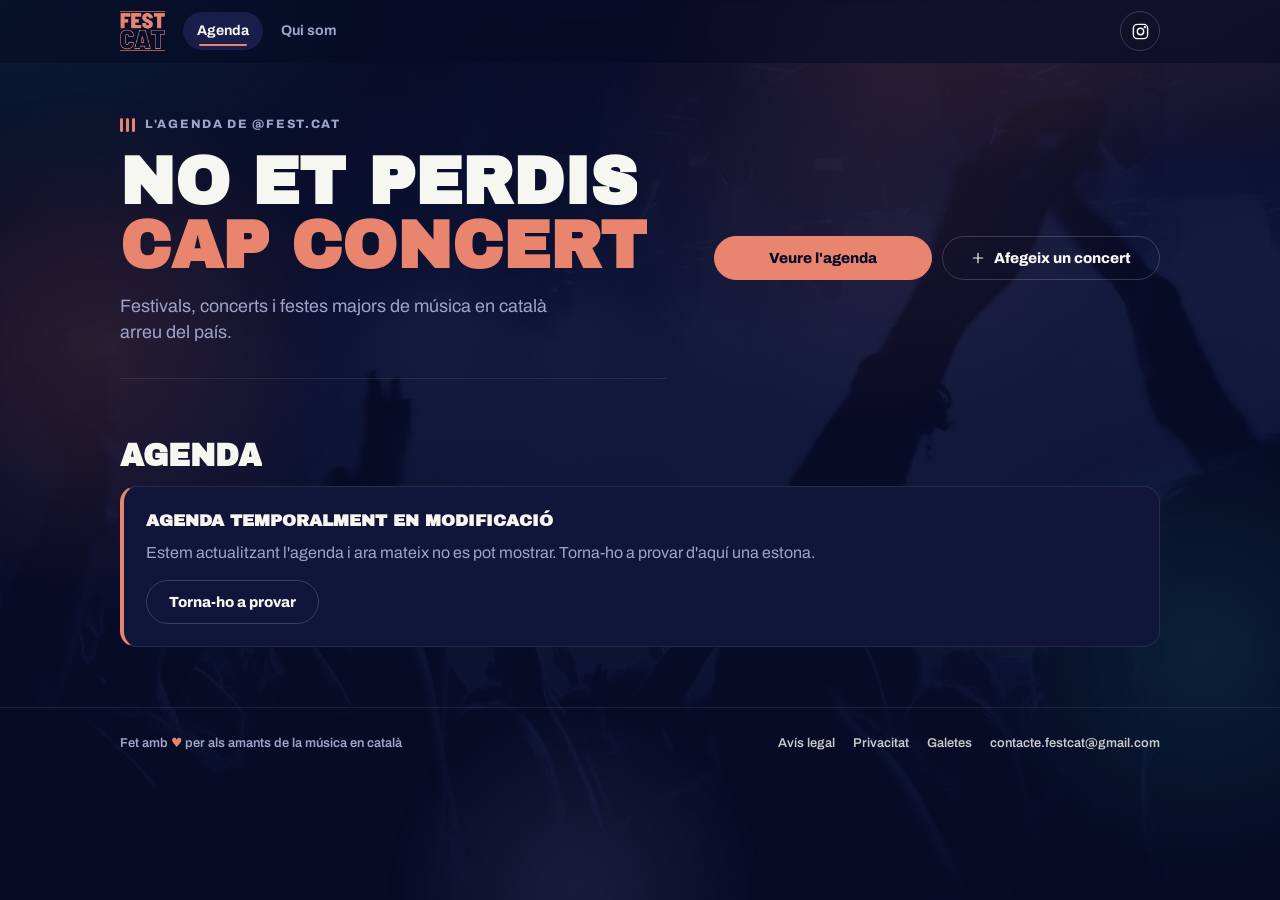
<file: index.html>
<!DOCTYPE html>
<html lang="ca">
<head>
<script async src="https://www.googletagmanager.com/gtm.js?id=GTM-N67ZRWBW"></script>
<script>
  window.dataLayer = window.dataLayer || [];
  function gtag(){dataLayer.push(arguments);}
  gtag('js', new Date());
</script>
<meta charset="UTF-8">
<meta name="viewport" content="width=device-width, initial-scale=1, viewport-fit=cover">
<title>FEST CAT — L'agenda de concerts en català</title>
<meta name="description" content="L'agenda de festivals i concerts de música en català, actualitzada en temps real.">
<meta name="theme-color" content="#080b26">
<link rel="icon" id="favicon" type="image/png" href="data:,">
<link rel="preconnect" href="https://fonts.googleapis.com">
<link rel="preconnect" href="https://fonts.gstatic.com" crossorigin>
<link href="https://fonts.googleapis.com/css2?family=Archivo+Black&family=Archivo:wght@400;500;600;700;800&display=swap" rel="stylesheet">
<link rel="stylesheet" href="styles.css">
</head>
<body data-page="agenda">
<div class="orb a"></div><div class="orb b"></div><div class="orb c"></div><div id="glow"></div>
<header class="top">
  <div class="top-inner">
    <a class="brand" href="index.html" aria-label="Fest Cat · inici"><img class="logo" id="site-logo" src="[data-uri]" alt="Fest Cat"></a>
    <nav class="nav" id="main-nav" aria-label="Menú principal">
      <a href="index.html#agenda" data-view="agenda" class="active" aria-current="page">Agenda</a>
      <a href="qui-som.html" data-view="qui-som">Qui som</a>
      <a href="afegir.html" data-view="afegir" class="nav-add">+ Afegeix un concert</a>
    </nav>
    <div class="top-actions">
      <a class="top-link" href="https://instagram.com/fest.cat" target="_blank" rel="noopener" aria-label="Instagram @fest.cat"><i data-ico="ig" data-s="19"></i></a>
      <button class="menu-btn" id="nav-toggle" type="button" aria-expanded="false" aria-controls="main-nav"><i data-ico="menu" data-s="16"></i><span>Menú</span></button>
    </div>
  </div>
  <div id="prog"></div>
</header>

<div class="wrap">
  <div class="view active" id="view-agenda">
    <section class="hero">
      <div class="hero-copy">
        <a class="eyebrow enter" style="--d:0" href="https://instagram.com/fest.cat" target="_blank" rel="noopener"><span class="eq"><i></i><i></i><i></i></span>L'agenda de @fest.cat</a>
        <h1 aria-label="No et perdis cap concert"><span class="row" aria-hidden="true"><span class="m"><span class="w" style="--i:0">No</span></span> <span class="m"><span class="w" style="--i:1">et</span></span> <span class="m"><span class="w" style="--i:2">perdis</span></span></span><span class="row hl" aria-hidden="true"><span class="m"><span class="w" style="--i:3">cap</span></span> <span class="m"><span class="w" style="--i:4">concert</span></span></span></h1>
        <p class="lead enter" style="--d:550">Festivals, concerts i festes majors de música en català arreu del país.</p>
        <div class="hero-cta mob enter" style="--d:650">
          <button class="btn" type="button" data-scroll="agenda">Veure l'agenda</button>
          <a class="btn ghost" href="afegir.html"><i data-ico="plus" data-s="16"></i>Afegeix un concert</a>
        </div>
        <div class="stats enter" style="--d:750" id="hero-stats"></div>
      </div>
      <div class="hero-side"><aside class="nextbox enter" style="--d:600" id="next-up" hidden aria-label="Propers esdeveniments"></aside><div class="hero-cta desk enter" style="--d:700"><button class="btn" type="button" data-scroll="agenda">Veure l'agenda</button><a class="btn ghost" href="afegir.html"><i data-ico="plus" data-s="16"></i>Afegeix un concert</a></div></div>
    </section>

    <section class="strip" id="strip" aria-hidden="true" hidden><div class="strip-row" id="strip-a"></div><div class="strip-row" id="strip-b"></div></section>

    <section id="agenda-llista">
      <div class="block-head" id="agenda"><h2><span class="tm"><span class="tw">Agenda</span></span></h2></div>
      <div id="filters-area" hidden>
        <div class="frow">
          <label class="ctl search"><i data-ico="search" data-s="18"></i><input id="filter-artist" type="search" placeholder="Artista o festival" autocomplete="off" spellcheck="false" aria-label="Cerca per artista o festival"></label>
          <button class="fbtn" id="fbtn" type="button" aria-expanded="false" aria-controls="fpanel"><i data-ico="sliders" data-s="16"></i>Filtres<b id="fbadge" hidden></b></button>
          <div class="fpanel" id="fpanel">
            <div class="ctl sel" id="month-ctl"><i data-ico="calendar" data-s="17"></i><span class="pre">Mes</span><input type="hidden" id="filter-month" value=""><button class="val" id="month-btn" type="button" aria-haspopup="listbox" aria-expanded="false" aria-label="Mes"><span id="month-label">Tots</span><i data-ico="chev" data-s="16"></i></button><div class="pop" id="month-pop" role="listbox" hidden></div></div>
            <div class="ctl sel" id="loc-ctl"><i data-ico="pin" data-s="17"></i><span class="pre">Ubicació</span>
              <button class="val" id="loc-btn" type="button" aria-haspopup="listbox" aria-expanded="false" aria-label="Ubicació"><span id="loc-label">Tots</span><i data-ico="chev" data-s="16"></i></button>
              <div class="pop" id="loc-pop" role="listbox" hidden></div>
            </div>
            <div class="mob-chips">
              <button class="chip t-festival" type="button" data-type="festival">Festivals</button>
              <button class="chip t-concert" type="button" data-type="concert">Concerts</button>
              <button class="chip t-festa" type="button" data-type="festa">Festes majors</button>
              <button class="chip" type="button" data-price="free">Gratuïts</button>
            </div>
          </div>
        </div>
        <div class="chips" role="group" aria-label="Filtres ràpids">
          <button class="chip" type="button" data-quick="avui">Avui</button>
          <button class="chip" type="button" data-quick="setmana">Aquesta setmana</button>
          <button class="chip" type="button" data-quick="mes">Aquest mes</button>
          <span class="sep desk"></span>
          <button class="chip desk t-festival" type="button" data-type="festival">Festivals</button>
          <button class="chip desk t-concert" type="button" data-type="concert">Concerts</button>
          <button class="chip desk t-festa" type="button" data-type="festa">Festes majors</button>
          <span class="sep desk"></span>
          <button class="chip desk" type="button" data-price="free">Gratuïts</button>
        </div>
        <div class="filter-bar"><span class="filter-result" id="filter-result" aria-live="polite"></span><button class="link-btn" id="filter-clear" type="button" hidden>Neteja filtres</button></div>
      </div>
      <div id="scrim" hidden></div>

      <div id="upcoming"><div class="skel"></div><div class="skel"></div><div class="skel"></div></div>
      <button class="past-toggle" id="past-toggle" type="button" style="display:none"><span id="past-toggle-label">Veure concerts passats</span><i data-ico="chev" data-s="16"></i></button>
      <div id="past-content"></div>
    </section>
  </div>
</div>

<button id="to-top" type="button" aria-label="Tornar amunt"><i data-ico="chev" data-s="20"></i></button>

<footer>
  <div class="foot reveal">
    <span>Fet amb <span class="heart">♥</span> per als amants de la música en català</span>
    <span class="foot-links">
      <a href="legal.html#avis-legal">Avís legal</a><a href="legal.html#privacitat">Privacitat</a><a href="legal.html#galetes">Galetes</a>
      <a href="mailto:contacte.festcat@gmail.com">contacte.festcat@gmail.com</a>
    </span>
  </div>
</footer>
<script>

/* =========================================================
   CONFIGURACIÓ
   ========================================================= */
const API_URL = "https://script.google.com/macros/s/AKfycbwcgUJ-nqnFKwoJ_b-QYjw_EGxbcdRcKfPHyCvQeIdLBDCiw_fWCD1WcMa-m-sPtkQ13A/exec";
const PRESENCIA_MIN = 3;

const ACCENTS = ["coral","cyan","coral-soft","cyan-soft"];
const TYPE_ORDER = ["festival", "concert", "festa major"];
const WEEKDAYS = ["Diumenge","Dilluns","Dimarts","Dimecres","Dijous","Divendres","Dissabte"];
const MONTHS = ["gener","febrer","març","abril","maig","juny","juliol","agost","setembre","octubre","novembre","desembre"];

const VIEWS = {
  "agenda":  "Agenda",
  "qui-som": "Qui som",
  "afegir":  "Afegeix un concert"
};

let ALL_EVENTS = [];
let LOADED = false;
let ONLINE = 0;

/* =========================================================
   UTILITATS
   ========================================================= */
function normalize(str){
  return (str||"").toString().normalize("NFD").replace(/[\u0300-\u036f]/g,"").trim().toLowerCase();
}
function byNorm(a,b){ return normalize(a).localeCompare(normalize(b), "ca"); }
function pad(n){ return String(n).padStart(2,"0"); }

function escapeHTML(str){
  return String(str ?? "")
    .replace(/&/g,"&amp;").replace(/</g,"&lt;").replace(/>/g,"&gt;")
    .replace(/"/g,"&quot;").replace(/'/g,"&#39;");
}

function todayStart(){
  const t = new Date();
  t.setHours(0,0,0,0);
  return t;
}

function parseDate(str){
  if(!str) return null;
  str = str.toString().trim();
  let m = str.match(/^(\d{4})-(\d{1,2})-(\d{1,2})/);
  if(m) return new Date(+m[1], +m[2]-1, +m[3]);
  m = str.match(/^(\d{1,2})[\/\-.](\d{1,2})[\/\-.](\d{2,4})/);
  if(m){
    let y = +m[3]; if(y < 100) y += 2000;
    return new Date(y, +m[2]-1, +m[1]);
  }
  const fallback = new Date(str);
  return isNaN(fallback) ? null : fallback;
}

function dateKey(d){ return `${d.getFullYear()}-${d.getMonth()}-${d.getDate()}`; }
function dateISO(d){ return `${d.getFullYear()}-${pad(d.getMonth()+1)}-${pad(d.getDate())}`; }

function formatLongDate(d){
  return `${WEEKDAYS[d.getDay()]}, ${d.getDate()} de ${MONTHS[d.getMonth()]} de ${d.getFullYear()}`;
}
function monthLabel(y, m){
  const name = MONTHS[m];
  return `${name.charAt(0).toUpperCase()}${name.slice(1)} ${y}`;
}

function safeUrl(raw){
  const s = (raw || "").trim();
  if(!s) return "";
  if(/^https?:\/\//i.test(s)) return s;
  if(/^[\w-]+(\.[\w-]+)+(\/|$)/.test(s)) return "https://" + s;
  return "";
}

function calendarUrl(ev){
  const start = `${ev.dateObj.getFullYear()}${pad(ev.dateObj.getMonth()+1)}${pad(ev.dateObj.getDate())}`;
  const next = new Date(ev.dateObj.getFullYear(), ev.dateObj.getMonth(), ev.dateObj.getDate()+1);
  const end = `${next.getFullYear()}${pad(next.getMonth()+1)}${pad(next.getDate())}`;
  const params = new URLSearchParams({
    action: "TEMPLATE",
    text: ev.festival || "Concert",
    dates: `${start}/${end}`,
    details: ev.artists || "",
    location: [ev.venue, ev.location].filter(Boolean).join(", ")
  });
  return "https://calendar.google.com/calendar/render?" + params.toString();
}

function mapsUrl(ev){
  const q = [ev.venue, ev.location, ev.province].filter(Boolean).join(", ");
  return q ? "https://www.google.com/maps/search/?api=1&query=" + encodeURIComponent(q) : "";
}

const $ = id => document.getElementById(id);
function countUp(el){
  const to = +el.dataset.to;
  if(el.dataset.done || matchMedia("(prefers-reduced-motion: reduce)").matches){ el.textContent = to; return; }
  el.dataset.done = "1";
  const t0 = performance.now();
  (function f(t){
    const p = Math.min((t - t0) / 900, 1);
    el.textContent = Math.round(to * (1 - Math.pow(1 - p, 3)));
    if(p < 1) requestAnimationFrame(f);
  })(t0);
}

function quickRange(kind){
  const t = todayStart();
  const y = t.getFullYear(), m = t.getMonth(), d = t.getDate();
  if(kind === "avui") return [t, t];
  if(kind === "mes")  return [new Date(y, m, 1), new Date(y, m + 1, 0)];
  if(kind === "setmana"){
    const wd = t.getDay();
    const diff = wd === 0 ? -6 : 1 - wd;
    return [new Date(y, m, d + diff), new Date(y, m, d + diff + 6)];
  }
  return null;
}
function isFree(ev){ return normalize(ev.price).includes("gratuit"); }
function populateFormMunicipis(events){
  const m = [...new Set(events.map(e => e.location.trim()).filter(Boolean))].sort(byNorm);
  $("municipi-options").innerHTML = m.map(x => `<option value="${escapeHTML(x)}"></option>`).join("");
}

/* ---------- Icones (un sol estil: traç 1.8, cantonades rodones) ---------- */
const ICONS = {
  pin:'<path d="M20 10c0 6-8 12-8 12S4 16 4 10a8 8 0 0 1 16 0z"/><circle cx="12" cy="10" r="3"/>',
  ticket:'<path d="M3 8a2 2 0 0 1 2-2h14a2 2 0 0 1 2 2v2a2 2 0 0 0 0 4v2a2 2 0 0 1-2 2H5a2 2 0 0 1-2-2v-2a2 2 0 0 0 0-4z"/><path d="M14 6v12"/>',
  cal:'<rect x="3" y="4" width="18" height="17" rx="3"/><path d="M8 2v4M16 2v4M3 10h18M12 13v5M9.5 15.5h5"/>',
  info:'<path d="M7 17 17 7M8 7h9v9"/>',
  search:'<circle cx="11" cy="11" r="7"/><path d="m20 20-4-4"/>',
  menu:'<path d="M4 7h16M4 12h16M4 17h16"/>',
  ig:'<rect x="3" y="3" width="18" height="18" rx="5"/><circle cx="12" cy="12" r="4"/><circle cx="17.5" cy="6.5" r=".6" fill="currentColor"/>',
  chev:'<path d="m6 9 6 6 6-6"/>',
  plus:'<path d="M12 5v14M5 12h14"/>',
  calendar:'<rect x="3" y="4" width="18" height="17" rx="3"/><path d="M8 2v4M16 2v4M3 10h18"/>',
  mail:'<rect x="3" y="5" width="18" height="14" rx="3"/><path d="m4 7 8 6 8-6"/>',
  back:'<path d="M19 12H5m6-6-6 6 6 6"/>',
  sliders:'<path d="M4 7h9M17 7h3M4 17h3M11 17h9"/><circle cx="15" cy="7" r="2"/><circle cx="9" cy="17" r="2"/>'
};
function ico(n, s = 18){
  return `<svg class="ico" width="${s}" height="${s}" viewBox="0 0 24 24" fill="none" stroke="currentColor" stroke-width="1.8" stroke-linecap="round" stroke-linejoin="round" aria-hidden="true">${ICONS[n]}</svg>`;
}
function hydrateIcons(){
  document.querySelectorAll("[data-ico]").forEach(el => { el.innerHTML = ico(el.dataset.ico, +el.dataset.s || 18); });
}

/* Entrada de les targetes en fer scroll (apareixen en graella, amb petit retard) */
const io = "IntersectionObserver" in window
  ? new IntersectionObserver(es => es.forEach(e => { if(e.isIntersecting){ e.target.classList.add("in"); io.unobserve(e.target); } }), { rootMargin:"0px 0px -4% 0px" })
  : null;
/* La targeta que tens al centre de la pantalla s'il·lumina */
const focusIO = "IntersectionObserver" in window
  ? new IntersectionObserver(es => es.forEach(e => e.target.classList.toggle("focus", e.isIntersecting)), { rootMargin:"-38% 0px -38% 0px" })
  : null;
function observeReveal(root){
  let n = 0;
  root.querySelectorAll(".reveal:not(.in),.tm:not(.in)").forEach(el => {
    if(!io){ el.classList.add("in"); return; }
    if(el.classList.contains("reveal")) el.style.transitionDelay = Math.min(n++, 6) * 30 + "ms";
    io.observe(el);
  });
}

/* =========================================================
   TARGETES
   ========================================================= */
function typeKey(ev){
  const t = normalize(ev.type);
  return t.includes("festival") ? "festival" : t.includes("festa") ? "festa" : "concert";
}
function relDay(d){
  const n = Math.round((d - todayStart()) / 864e5);
  return n === 0 ? "Avui" : n === 1 ? "Demà" : (n > 1 && n <= 14) ? `D'aquí ${n} dies` : "";
}

function cardHTML(ev){
  const d = ev.dateObj;
  const place = [ev.venue, ev.location].filter(Boolean).join(" · ");
  const maps = mapsUrl(ev);
  const url = safeUrl(ev.link);
  const rel = relDay(d);

  const placeInner = `${ico("pin", 16)}<span>${escapeHTML(place)}</span>`;
  const placeHTML = place
    ? (maps ? `<a class="mi" href="${escapeHTML(maps)}" target="_blank" rel="noopener noreferrer" aria-label="Veure a Google Maps: ${escapeHTML(place)}">${placeInner}</a>`
            : `<span class="mi">${placeInner}</span>`)
    : "";
  const priceHTML = ev.price ? `<span class="mi">${ico("ticket", 16)}<span>${escapeHTML(ev.price)}</span></span>` : "";
  const info = url ? `<a class="abtn" href="${escapeHTML(url)}" target="_blank" rel="noopener noreferrer">${isFree(ev) ? "Més informació" : "Entrades i info"}${ico("info", 15)}</a>` : "";
  const cal = `<a class="abtn sq" href="${escapeHTML(calendarUrl(ev))}" target="_blank" rel="noopener noreferrer" aria-label="Afegir al meu calendari" title="Afegir al meu calendari">${ico("cal", 18)}</a>`;

  return `
  <article class="card t-${typeKey(ev)} reveal" data-eid="${ev.id}">
    <i class="nt"></i><i class="nb"></i>
    <div class="stub" role="text" aria-label="${escapeHTML(formatLongDate(d))}"><span class="wd">${WEEKDAYS[d.getDay()].slice(0,3)}</span><span class="day"><span class="dn">${d.getDate()}</span></span><span class="mon">${MONTHS[d.getMonth()].slice(0,3)}</span></div>
    <div class="content">
      <div class="main">
        <div class="tags">${ev.type ? `<span class="tag">${escapeHTML(ev.type)}</span>` : ""}${rel ? `<span class="when${rel === "Avui" ? " now" : ""}">${rel}</span>` : ""}</div>
        <h3 class="title">${escapeHTML(ev.festival || "Concert")}</h3>
        ${ev.artists ? `<p class="artists">${escapeHTML(ev.artists)}</p>` : ""}
      </div>
      <div class="side${url ? "" : " row"}">
        ${(placeHTML || priceHTML) ? `<div class="meta">${placeHTML}${priceHTML}</div>` : ""}
        ${url ? `<div class="acts">${info}${cal}</div>` : cal}
      </div>
    </div>
  </article>`;
}

function renderGroups(container, events, instant){
  const mk = e => e.dateObj.getFullYear() * 12 + e.dateObj.getMonth();
  let html = "", last = null;
  events.forEach(ev => {
    const k = mk(ev);
    if(k !== last){
      if(last !== null) html += "</div></section>";
      const n = events.filter(e => mk(e) === k).length;
      html += `<section class="month"><h3 class="month-head"><span class="tm"><span class="tw">${monthLabel(ev.dateObj.getFullYear(), ev.dateObj.getMonth())}</span></span><em>${n} ${n === 1 ? "esdeveniment" : "esdeveniments"}</em></h3><div class="list">`;
      last = k;
    }
    html += cardHTML(ev);
  });
  if(events.length) html += "</div></section>";
  container.innerHTML = html;
  container.classList.toggle("noanim", !!instant);
  if(instant) container.querySelectorAll(".reveal,.tm").forEach(el => el.classList.add("in"));
  else observeReveal(container);
  if(focusIO) container.querySelectorAll(".card").forEach(c => focusIO.observe(c));
  if(window.kickMotion) kickMotion();
}

/* =========================================================
   CÀRREGA DE DADES (Apps Script)
   ========================================================= */
function toEvent(e){
  return {
    dateObj: parseDate(e.data),
    festival: e.nom || "",
    type: e.tipus || "",
    artists: e.artistes || "",
    location: e.municipi || "",
    province: e.provincia || "",
    venue: e.recinte || "",
    price: e.preu || "",
    link: e.enllac || ""
  };
}

function loadAgenda(){
  if(!API_URL){
    console.warn("FestCat: falta la URL de l'Apps Script (constant API_URL).");
    showMaintenance();
    return;
  }

  let hasCached = false;
  try{
    const raw = sessionStorage.getItem("festcat_events_v1");
    if(raw){
      const cached = JSON.parse(raw);
      if(Array.isArray(cached) && cached.length){
        hasCached = true;
        finishLoad(cached.map(toEvent));
      }
    }
  }catch(_){}

  const ctrl = new AbortController();
  const timer = setTimeout(() => ctrl.abort(), 15000);

  fetch(API_URL, { cache: "no-store", signal: ctrl.signal })
    .then(res => {
      if(!res.ok) throw new Error("HTTP " + res.status);
      return res.json();
    })
    .then(data => {
      clearTimeout(timer);
      if(!data || !data.ok || !Array.isArray(data.events)) throw new Error("Resposta no vàlida");
      try{ sessionStorage.setItem("festcat_events_v1", JSON.stringify(data.events)); }catch(_){}
      finishLoad(data.events.map(toEvent));
    })
    .catch(err => {
      clearTimeout(timer);
      console.error("FestCat:", err);
      if(!hasCached) showMaintenance();
    });
}

function finishLoad(events){
  ALL_EVENTS = events
    .filter(e => e.dateObj instanceof Date && !isNaN(e.dateObj))
    .sort((a,b) => a.dateObj - b.dateObj);

  ALL_EVENTS.forEach((e, i) => { e.id = i; });
  LOADED = true;
  document.getElementById("filters-area").hidden = !ALL_EVENTS.length;

  if(!ALL_EVENTS.length){
    document.getElementById("upcoming").innerHTML = `<div class="empty">Encara no hi ha cap concert publicat a l'agenda.</div>`;
    renderHeroStats();
    return;
  }

  populateFilters(ALL_EVENTS);
  renderHeroStats();
  renderAgenda();
}

function showMaintenance(){
  LOADED = false;
  const html = `
    <div class="notice">
      <h3>Agenda temporalment en modificació</h3>
      <p>Estem actualitzant l'agenda i ara mateix no es pot mostrar. Torna-ho a provar d'aquí una estona.</p>
      <button class="btn ghost" type="button" data-retry>Torna-ho a provar</button>
    </div>`;
  document.getElementById("upcoming").innerHTML = html;
  document.getElementById("filters-area").hidden = true;
  document.getElementById("past-toggle").style.display = "none";
  document.getElementById("hero-stats").innerHTML = "";
}

function showLoading(){
  document.getElementById("upcoming").innerHTML = `<div class="loading">Carregant l'agenda…</div>`;
}


/* =========================================================
   DINÀMICA (sempre lligada al scroll o a una acció; només transform/opacity)
   ========================================================= */
const RM = matchMedia("(prefers-reduced-motion: reduce)").matches;

function renderStrip(up){
  const s = document.getElementById("strip");
  if(!s) return;
  const uniq = (list, key) => [...new Map(list.filter(e => key(e)).map(e => [normalize(key(e)), e])).values()];
  const names = uniq(up, e => e.festival).slice(0, 8);
  const places = uniq(up, e => e.location).slice(0, 10);
  if(!names.length){ s.hidden = true; return; }
  const row = (list, txt) => {
    const reps = Math.max(4, Math.ceil(14 / list.length));
    let html = "";
    for(let k = 0; k < reps; k++) html += list.map(e => `<span data-eid="${e.id}">${escapeHTML(txt(e))}</span><i class="t-${typeKey(e)}"></i>`).join("");
    return html;
  };
  const a = document.getElementById("strip-a"), b = document.getElementById("strip-b");
  const run = html => `<div class="run"><span class="grp" style="display:contents">${html}</span><span class="grp" style="display:contents">${html}</span></div>`;
  a.innerHTML = run(row(names, e => e.festival));
  b.innerHTML = run(row(places, e => e.location));
  s.hidden = false;
  if(window.__pendingAgenda) requestAnimationFrame(() => { const t = document.getElementById("agenda"); if(t) t.scrollIntoView({ behavior:"auto" }); });
  requestAnimationFrame(() => [[a, 20], [b, 20]].forEach(([r, pxs]) => {
    const rn = r.firstElementChild; if(rn) rn.style.animationDuration = rn.scrollWidth / 2 / pxs + "s";
  }));
}

(function(){
  const root = document.documentElement, hdr = document.querySelector("header.top");
  const prog = document.getElementById("prog"), upBtn = document.getElementById("to-top");
  const hero = document.querySelector(".hero"), strip = document.getElementById("strip");
  let lastY = scrollY, skew = 0, running = false;

  function frame(){
    const y = window.scrollY, vel = y - lastY; lastY = y;
    const h = root.scrollHeight - innerHeight;
    root.style.setProperty("--sy", y);
    hdr.classList.toggle("scrolled", y > 8);
    prog.style.transform = `scaleX(${h > 0 ? y / h : 0})`;
    upBtn.classList.toggle("show", y > 700);

    if(!RM){
      if(hero){ hero.style.setProperty("--hp", Math.min(Math.max(y / Math.max(hero.offsetHeight, 1), 0), 1)); }
      skew += (Math.max(-7, Math.min(7, -vel * 0.35)) - skew) * 0.18;
      root.style.setProperty("--vsk", (skew * 0.7).toFixed(2) + "deg");
    }
    const hhPx = parseFloat(getComputedStyle(root).getPropertyValue("--hh")) || 62;
    document.querySelectorAll(".month-head").forEach(mh => {
      const hr = mh.getBoundingClientRect();
      const sec = mh.closest(".month");
      let over = false;
      if(sec && hr.bottom > hhPx && hr.top <= hhPx + 24){
        sec.querySelectorAll(".card").forEach(c => {
          const cr = c.getBoundingClientRect();
          if(cr.top < hr.bottom && cr.bottom > hr.top) over = true;
        });
      }
      mh.classList.toggle("over-card", over);
    });
    if(Math.abs(vel) > 0 || Math.abs(skew) > 0.05) requestAnimationFrame(frame); else running = false;
  }
  function onScroll(){ if(!running){ running = true; requestAnimationFrame(frame); } }
  window.kickMotion = onScroll;
  addEventListener("scroll", onScroll, { passive:true });
  addEventListener("resize", onScroll);
  onScroll();
  upBtn.addEventListener("click", () => scrollTo({ top:0, behavior: RM ? "auto" : "smooth" }));

  /* Ratolí: llum a les targetes i al hero, i botons lleugerament magnètics */
  document.addEventListener("pointermove", e => {
    if(e.pointerType !== "mouse" || RM) return;
    const c = e.target.closest(".card");
    if(c){
      const r = c.getBoundingClientRect();
      c.style.setProperty("--mx", e.clientX - r.left + "px"); c.style.setProperty("--my", e.clientY - r.top + "px");
    }
    const hr = e.target.closest(".hero");
    if(hr){
      const r = hr.getBoundingClientRect();
      hr.style.setProperty("--hx", e.clientX - r.left + "px"); hr.style.setProperty("--hy", e.clientY - r.top + "px");
    }
    const b = e.target.closest(".btn,.abtn");
    if(b){
      const r = b.getBoundingClientRect();
      b.style.translate = `${((e.clientX - r.left) / r.width - .5) * 8}px ${((e.clientY - r.top) / r.height - .5) * 6}px`;
    }
  }, { passive:true });
  document.addEventListener("pointerout", e => {
    const b = e.target.closest && e.target.closest(".btn,.abtn");
    if(b) b.style.translate = "";
  });
  document.addEventListener("click", e => {
    const g = e.target.closest("#strip [data-eid]");
    if(g){ goToEvent(+g.dataset.eid); return; }
    const s = e.target.closest("[data-scroll]");
    if(s){ e.preventDefault(); document.getElementById(s.dataset.scroll).scrollIntoView({ behavior: RM ? "auto" : "smooth" }); }
  });

  observeReveal(document);
})();

/* ---- Velocitat fixa: 20 px/s a totes dues files (veure renderStrip) ---- */

/* ---- Xifres de "Qui som": pugen en arribar-hi ---- */
const countIO = "IntersectionObserver" in window
  ? new IntersectionObserver(es => es.forEach(e => { if(e.isIntersecting){ countUp(e.target); countIO.unobserve(e.target); } }))
  : null;
function fillAbout(total, week, places){
  const ab = document.getElementById("about-stats"); if(!ab) return;
  const sig = [total, week, places].join();
  if(ab.dataset.sig === sig) return;
  ab.dataset.sig = sig;
  ab.innerHTML = [["Esdeveniments", total], ["Aquesta setmana", week], ["Municipis", places]]
    .map(([l, n]) => `<div class="stat"><b data-to="${n}">0</b><span>${l}</span></div>`).join("");
  ab.querySelectorAll("b").forEach(b => { if(countIO) countIO.observe(b); else b.textContent = b.dataset.to; });
}

/* ---- Cerca amb exemples que s'escriuen sols (noms reals de l'agenda) ---- */
let twStarted = false;
function startTypewriter(up){
  if(twStarted || RM) return;
  const inp = document.getElementById("filter-artist"); if(!inp) return;
  const names = [...new Set(up.flatMap(e => [e.festival, ...e.artists.split(/[,|\/\n;]+/).slice(0, 1)]).map(s => s.trim()).filter(s => s && s.length < 28))].slice(0, 10);
  if(!names.length) return;
  twStarted = true;
  const base = "Artista o festival";
  let i = 0, j = 0, del = false;
  (function tick(){
    if(document.hidden || document.activeElement === inp || inp.value){ inp.placeholder = base; setTimeout(tick, 900); return; }
    const w = names[i % names.length];
    if(!del){ j++; inp.placeholder = "Cerca «" + w.slice(0, j) + "»"; if(j >= w.length){ del = true; return void setTimeout(tick, 1700); } setTimeout(tick, 70); }
    else{ j--; inp.placeholder = j > 0 ? "Cerca «" + w.slice(0, j) + "»" : base; if(j <= 0){ del = false; i++; return void setTimeout(tick, 500); } setTimeout(tick, 30); }
  })();
}

/* ---- Llum que segueix el ratolí per tota la web (només PC) ---- */
(function(){
  if(RM || !matchMedia("(hover:hover) and (pointer:fine)").matches) return;
  const g = document.getElementById("glow"); if(!g) return;
  let tx = innerWidth / 2, ty = innerHeight / 3, x = tx, y = ty, on = false;
  addEventListener("pointermove", e => {
    if(e.pointerType !== "mouse") return;
    tx = e.clientX; ty = e.clientY;
    if(!on){ on = true; document.body.classList.add("has-pointer"); x = tx; y = ty; requestAnimationFrame(loop); }
  }, { passive:true });
  function loop(){
    x += (tx - x) * 0.12; y += (ty - y) * 0.12;
    g.style.transform = `translate3d(${x.toFixed(1)}px,${y.toFixed(1)}px,0)`;
    requestAnimationFrame(loop);
  }
})();

/* ---- Formulari: barra de progrés i blocs que es marquen en completar-se ---- */
(function(){
  const f = document.getElementById("event-form"); if(!f) return;
  const filled = k => { const el = f.elements[k]; return el.value !== undefined && el.length === undefined ? el.value.trim() !== "" : !!f.querySelector(`[name="${k}"]:checked`); };
  function upd(){
    const req = ["nom", "tipus", "artistes", "data", "municipi"], n = req.filter(filled).length;
    f.style.setProperty("--fp", n / req.length);
    const marks = f.querySelectorAll(".grp legend b");
    if(marks[0]) marks[0].classList.toggle("ok", filled("nom") && filled("tipus"));
    if(marks[1]) marks[1].classList.toggle("ok", filled("artistes") && filled("data") && filled("municipi"));
    if(marks[2]) marks[2].classList.toggle("ok", filled("enllac") || filled("email"));
  }
  f.addEventListener("input", upd); f.addEventListener("change", upd);
  f.addEventListener("reset", () => setTimeout(upd, 0));
  upd();
})();

function loadEventsOnly(cb){
  if(!API_URL) return;
  fetch(API_URL, { cache:"no-store" }).then(r => r.ok ? r.json() : Promise.reject()).then(d => {
    if(!d || !d.ok || !Array.isArray(d.events)) return;
    ALL_EVENTS = d.events.map(toEvent).filter(e => e.dateObj instanceof Date && !isNaN(e.dateObj)).sort((a, b) => a.dateObj - b.dateObj);
    ALL_EVENTS.forEach((e, i) => { e.id = i; });
    LOADED = true; cb(ALL_EVENTS);
  }).catch(() => {});
}

function setupNav(){
  const nav = $("main-nav"), toggle = $("nav-toggle");
  const close = () => { nav.classList.remove("open"); toggle.setAttribute("aria-expanded", "false"); };
  toggle.addEventListener("click", () => { const o = nav.classList.toggle("open"); toggle.setAttribute("aria-expanded", String(o)); });
  nav.addEventListener("click", e => { if(e.target.closest("a")) close(); });
  document.addEventListener("keydown", e => { if(e.key === "Escape") close(); });
  document.addEventListener("click", e => { if(!nav.contains(e.target) && !toggle.contains(e.target)) close(); });
  if(document.body.dataset.page === "agenda"){
    document.addEventListener("click", e => {
      const a = e.target.closest("a"); if(!a) return;
      if(a.classList.contains("brand")){ e.preventDefault(); scrollTo({ top:0, behavior: RM ? "auto" : "smooth" }); return; }
      if(a.getAttribute("href") === "index.html#agenda"){ e.preventDefault(); $("agenda").scrollIntoView({ behavior: RM ? "auto" : "smooth" }); }
    });
  }
}

/* =========================================================
   COMPTADOR DE PERSONES CONNECTADES
   ========================================================= */
function setupPresence(){
  if(!API_URL || navigator.webdriver) return;

  const sid = Math.random().toString(36).slice(2, 12) + Date.now().toString(36);
  let beats = 0;

  function beat(){
    if(document.visibilityState !== "visible" || beats >= 40) return;
    beats++;
    fetch(`${API_URL}?accio=presencia&s=${encodeURIComponent(sid)}`, { cache: "no-store" })
      .then(r => r.json())
      .then(j => {
        if(j && j.ok){
          ONLINE = Number(j.online) || 0;
          if(typeof renderHeroStats === "function") renderHeroStats();
        }
      })
      .catch(() => {});
  }

  beat();
  setInterval(beat, 30000);
  document.addEventListener("visibilitychange", beat);
}


(function(){
  const logo = $("site-logo");
  if(logo && logo.src.startsWith("data:")) $("favicon").href = logo.src;
})();
hydrateIcons();
setupNav();
setupPresence();
/* =========================================================
   HERO (xifres i propera data; només es veu a l'ordinador)
   ========================================================= */
function renderHeroStats(){
  const el = document.getElementById("hero-stats");
  const nextEl = document.getElementById("next-up");
  if(!LOADED || !ALL_EVENTS.length){ el.innerHTML = ""; nextEl.hidden = true; renderStrip([]); return; }

  const today = todayStart();
  const up = ALL_EVENTS.filter(e => e.dateObj >= today);
  renderStrip(up);
  fillAbout(up.length, up.filter(e => e.dateObj >= quickRange("setmana")[0] && e.dateObj <= quickRange("setmana")[1]).length, new Set(up.map(e => normalize(e.location)).filter(Boolean)).size);
  startTypewriter(up);
  const [w0, w1] = quickRange("setmana");
  const week = up.filter(e => e.dateObj >= w0 && e.dateObj <= w1).length;
  const places = new Set(up.map(e => normalize(e.location)).filter(Boolean)).size;
  const done = {};
  el.querySelectorAll("b[data-k]").forEach(b => done[b.dataset.k] = b.dataset.done);

  const stat = (tag, attr, k, n, label) =>
    `<${tag} class="stat" ${attr}><b data-k="${k}" data-to="${n}"${done[k] ? ' data-done="1"' : ""}>${done[k] ? n : 0}</b><span>${label}</span></${tag}>`;
  el.innerHTML =
    stat("button", 'type="button" data-scroll="agenda"', "e", up.length, "Esdeveniments") +
    stat("button", 'type="button" data-quick="setmana"', "w", week, "Aquesta setmana") +
    stat("div", "", "m", places, "Municipis") +
    (ONLINE >= PRESENCIA_MIN ? `<div class="live"><i class="dot"></i>${ONLINE} persones connectades</div>` : "");
  el.querySelectorAll("b[data-to]").forEach(countUp);

  if(!up.length){ nextEl.hidden = true; return; }
  const first = dateKey(up[0].dateObj);
  const day = up.filter(e => dateKey(e.dateObj) === first);
  const shown = day.slice(0, 3);
  nextEl.hidden = false;
  nextEl.innerHTML =
    `<div class="next-label">${day.length > 1 ? "Propers esdeveniments" : "El proper esdeveniment"}</div>` +
    `<div class="next-date">${WEEKDAYS[up[0].dateObj.getDay()]} ${up[0].dateObj.getDate()} de ${MONTHS[up[0].dateObj.getMonth()]}</div>` +
    shown.map(e => `<a class="next-item t-${typeKey(e)}" href="#agenda-llista" data-scroll="agenda"><b>${escapeHTML(e.festival || "Concert")}</b><span>${escapeHTML([e.venue, e.location].filter(Boolean).join(" · "))}</span></a>`).join("") +
    (day.length > shown.length ? `<p class="next-more">+ ${day.length - shown.length} més aquest dia</p>` : "");
}

/* =========================================================
   FILTRES
   ========================================================= */
const F = { quick:"", type:"", price:"", month:"", loc:"", artist:"" };

function getFilters(){ F.month = $("filter-month").value; F.artist = $("filter-artist").value.trim(); return F; }


function eventMatches(ev, f){
  let dateOK = true;
  if(f.quick){ const r = quickRange(f.quick); dateOK = ev.dateObj >= r[0] && ev.dateObj <= r[1]; }
  else if(f.month){ dateOK = `${ev.dateObj.getFullYear()}-${pad(ev.dateObj.getMonth()+1)}` === f.month; }

  let locOK = true;
  if(f.loc){
    const v = normalize(f.loc.slice(2));
    locOK = f.loc[0] === "p" ? normalize(ev.province) === v : normalize(ev.location) === v;
  }
  const typeOK = !f.type || typeKey(ev) === f.type;
  const priceOK = !f.price || isFree(ev);
  const q = normalize(f.artist);
  const artistOK = !q || normalize(ev.artists).includes(q) || normalize(ev.festival).includes(q);
  return dateOK && locOK && typeOK && priceOK && artistOK;
}

function populateFilters(events){
  const today = todayStart();
  const monthSet = new Set();
  events.forEach(e => { if(e.dateObj >= today) monthSet.add(`${e.dateObj.getFullYear()}-${pad(e.dateObj.getMonth()+1)}`); });
  $("month-pop").innerHTML = `<button class="opt" type="button" data-v="" data-l="Tots" role="option">Tots els mesos</button>` +
    [...monthSet].sort().map(v => { const [y,m] = v.split("-").map(Number); const l = monthLabel(y, m-1); return `<button class="opt" type="button" data-v="${v}" data-l="${escapeHTML(l)}" role="option">${escapeHTML(l)}</button>`; }).join("");

  /* Ubicació: província (clicable, selecciona tot el que hi ha dins) + municipis */
  const groups = new Map();
  events.forEach(e => {
    const loc = e.location.trim(); if(!loc) return;
    const p = e.province.trim() || "Altres";
    if(!groups.has(p)) groups.set(p, new Map());
    groups.get(p).set(loc, (groups.get(p).get(loc) || 0) + 1);
  });
  const provs = [...groups.keys()].sort((a, b) => a === "Altres" ? 1 : b === "Altres" ? -1 : byNorm(a, b));
  let html = `<button class="opt" type="button" data-v="" role="option">Tots</button>`;
  provs.forEach(p => {
    const muns = [...groups.get(p).entries()].sort((a, b) => byNorm(a[0], b[0]));
    const total = muns.reduce((s, m) => s + m[1], 0);
    html += p === "Altres" ? "" : `<button class="opt prov" type="button" data-v="p:${escapeHTML(p)}" role="option">${escapeHTML(p)} <em>${total}</em></button>`;
    html += muns.map(([m, n]) => `<button class="opt mun" type="button" data-v="m:${escapeHTML(m)}" role="option">${escapeHTML(m)} <em>${n}</em></button>`).join("");
  });
  $("loc-pop").innerHTML = html;
}

function setMonth(v, l){ $("filter-month").value = v; $("month-label").textContent = v ? l : "Tots"; }
function setLoc(v){
  F.loc = v;
  $("loc-label").textContent = v ? (v[0] === "p" ? v.slice(2) + " (tota)" : v.slice(2)) : "Tots";
}

function updateFilterUI(count){
  const f = getFilters();
  const active = f.quick || f.month || f.loc || f.type || f.price || f.artist;
  document.querySelectorAll(".chip[data-quick]").forEach(c => c.classList.toggle("active", c.dataset.quick === f.quick));
  document.querySelectorAll(".chip[data-type]").forEach(c => c.classList.toggle("active", c.dataset.type === f.type));
  document.querySelectorAll(".chip[data-price]").forEach(c => c.classList.toggle("active", !!f.price));
  $("filter-clear").hidden = !active;
  $("filter-result").textContent = active ? (count === 1 ? "1 esdeveniment" : `${count} esdeveniments`) : "";
  const panelN = [f.month, f.loc, f.type, f.price].filter(Boolean).length;
  $("fbadge").hidden = !panelN; $("fbadge").textContent = panelN;
  $("month-ctl").classList.toggle("has", !!f.month); $("loc-ctl").classList.toggle("has", !!f.loc);
  if(+$("fbadge").dataset.n !== panelN){ $("fbadge").dataset.n = panelN; $("fbadge").classList.remove("bump"); void $("fbadge").offsetWidth; $("fbadge").classList.add("bump"); }
  $("loc-pop").querySelectorAll(".opt").forEach(o => o.classList.toggle("on", o.dataset.v === f.loc));
  $("month-pop").querySelectorAll(".opt").forEach(o => o.classList.toggle("on", o.dataset.v === f.month));
}

function renderAgenda(instant){
  if(!LOADED || !ALL_EVENTS.length) return;
  const f = getFilters(), today = todayStart();
  const filtered = ALL_EVENTS.filter(ev => eventMatches(ev, f));
  const upcoming = filtered.filter(e => e.dateObj >= today).sort((a, b) => a.dateObj - b.dateObj);
  const past = filtered.filter(e => e.dateObj < today).sort((a, b) => b.dateObj - a.dateObj);
  const upEl = $("upcoming"), pastEl = $("past-content"), pastToggle = $("past-toggle");

  if(!instant){ upEl.classList.remove("swap"); void upEl.offsetWidth; upEl.classList.add("swap"); }
  if(upcoming.length) renderGroups(upEl, upcoming, instant);
  else upEl.innerHTML = `<div class="empty">No hi ha cap esdeveniment amb aquests filtres.</div>`;

  if(past.length){
    renderGroups(pastEl, past, instant);
    pastToggle.style.display = "flex";
    $("past-toggle-label").textContent = past.length === 1 ? "Veure esdeveniment passat (1)" : `Veure esdeveniments passats (${past.length})`;
  }else{
    pastEl.innerHTML = ""; pastEl.classList.remove("open"); pastToggle.classList.remove("open"); pastToggle.style.display = "none";
  }
  updateFilterUI(filtered.length);
}

function setupFilters(){
  const scrim = $("scrim");
  const combos = ["loc", "month"].map(k => ({ btn: $(k + "-btn"), pop: $(k + "-pop") }));
  const closeAll = () => { combos.forEach(o => { o.pop.hidden = true; o.btn.setAttribute("aria-expanded", "false"); }); scrim.hidden = true; };
  const mobile = () => matchMedia("(max-width:680px)").matches;

  combos.forEach(o => o.btn.addEventListener("click", () => {
    const open = o.pop.hidden;
    closeAll();
    if(open){
      o.pop.hidden = false; o.btn.setAttribute("aria-expanded", "true"); scrim.hidden = !mobile();
      const on = o.pop.querySelector(".opt.on"); if(on) on.scrollIntoView({ block:"nearest" });
    }
  }));
  $("loc-pop").addEventListener("click", e => {
    const o = e.target.closest(".opt"); if(!o) return;
    setLoc(o.dataset.v); closeAll(); renderAgenda();
  });
  $("month-pop").addEventListener("click", e => {
    const o = e.target.closest(".opt"); if(!o) return;
    setMonth(o.dataset.v, o.dataset.l); if(o.dataset.v) F.quick = "";
    closeAll(); renderAgenda();
  });
  scrim.addEventListener("click", closeAll);
  document.addEventListener("click", e => { if(!e.target.closest(".ctl.sel")) closeAll(); });
  document.addEventListener("keydown", e => { if(e.key === "Escape") closeAll(); });

  $("fbtn").addEventListener("click", () => {
    const o = $("fpanel").classList.toggle("open");
    $("fbtn").setAttribute("aria-expanded", String(o));
  });

  document.querySelectorAll(".chip").forEach(chip => chip.addEventListener("click", () => {
    chip.classList.remove("bounce"); void chip.offsetWidth; chip.classList.add("bounce");
    if(chip.dataset.quick){ F.quick = F.quick === chip.dataset.quick ? "" : chip.dataset.quick; if(F.quick) setMonth("", ""); }
    if(chip.dataset.type) F.type = F.type === chip.dataset.type ? "" : chip.dataset.type;
    if(chip.dataset.price) F.price = F.price ? "" : "free";
    renderAgenda();
  }));
  $("filter-artist").addEventListener("input", () => renderAgenda(true));

  $("filter-clear").addEventListener("click", () => {
    Object.assign(F, { quick:"", type:"", price:"" });
    setMonth("", ""); setLoc(""); $("filter-artist").value = "";
    renderAgenda();
  });

  const pastEl = $("past-content"), pastToggle = $("past-toggle");
  pastToggle.addEventListener("click", () => {
    const o = pastEl.classList.toggle("open"); pastToggle.classList.toggle("open", o);
    if(o) observeReveal(pastEl);
  });

  document.addEventListener("click", e => {
    if(e.target.closest("[data-retry]")){ showLoading(); loadAgenda(); }
    const q = e.target.closest(".stat[data-quick]");
    if(q){ F.quick = q.dataset.quick; setMonth("", ""); renderAgenda(); $("agenda").scrollIntoView({ behavior: RM ? "auto" : "smooth" }); }
  });
}

/* Salta a la targeta d'un esdeveniment (des de la franja de títols) */
function goToEvent(id){
  const f = getFilters();
  if(f.quick || f.month || f.loc || f.type || f.price || f.artist){
    Object.assign(F, { quick:"", type:"", price:"" });
    setMonth("", ""); setLoc(""); $("filter-artist").value = "";
    renderAgenda(true);
  }
  const el = document.querySelector(`#upcoming .card[data-eid="${id}"]`);
  if(!el) return;
  el.classList.add("in");
  el.scrollIntoView({ behavior: RM ? "auto" : "smooth", block:"center" });
  el.classList.remove("pulse"); void el.offsetWidth; el.classList.add("pulse");
}

setupFilters();
loadAgenda();
window.__pendingAgenda = location.hash === "#agenda";
if(window.__pendingAgenda){
  const stop = () => { window.__pendingAgenda = false; };
  ["wheel", "touchstart", "keydown"].forEach(ev => addEventListener(ev, stop, { once:true, passive:true }));
  setTimeout(stop, 6000);
  addEventListener("load", () => { const t = $("agenda"); if(t) t.scrollIntoView({ behavior:"auto" }); });
}

</script>
</body>
</html>
</file>
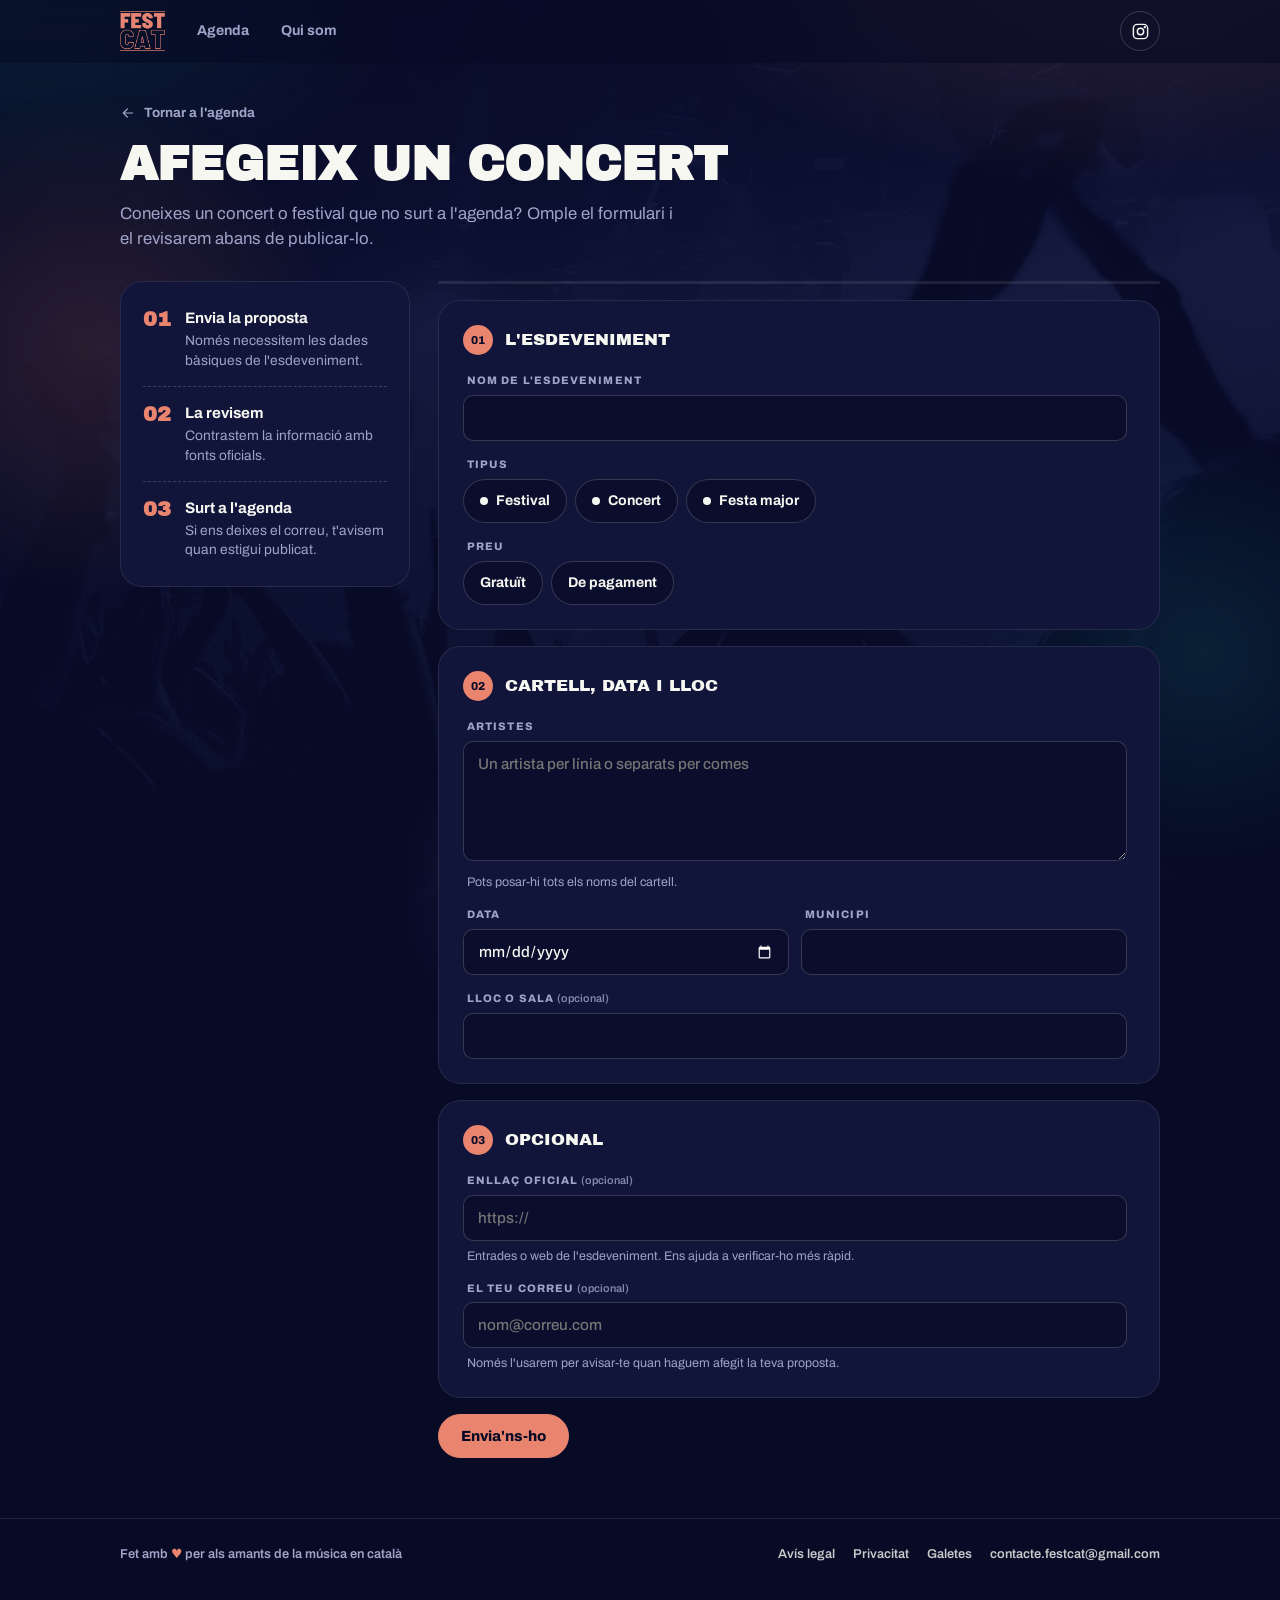
<file: afegir.html>
<!DOCTYPE html>
<html lang="ca">
<head>
<script async src="https://www.googletagmanager.com/gtm.js?id=GTM-N67ZRWBW"></script>
<script>
  window.dataLayer = window.dataLayer || [];
  function gtag(){dataLayer.push(arguments);}
  gtag('js', new Date());
</script>
<meta charset="UTF-8">
<meta name="viewport" content="width=device-width, initial-scale=1, viewport-fit=cover">
<title>Afegeix un concert · FEST CAT</title>
<meta name="description" content="L'agenda de festivals i concerts de música en català, actualitzada en temps real.">
<meta name="theme-color" content="#080b26">
<link rel="icon" id="favicon" type="image/png" href="data:,">
<link rel="preconnect" href="https://fonts.googleapis.com">
<link rel="preconnect" href="https://fonts.gstatic.com" crossorigin>
<link href="https://fonts.googleapis.com/css2?family=Archivo+Black&family=Archivo:wght@400;500;600;700;800&display=swap" rel="stylesheet">
<link rel="stylesheet" href="styles.css">
</head>
<body data-page="afegir">
<div class="orb a"></div><div class="orb b"></div><div class="orb c"></div><div id="glow"></div>
<header class="top">
  <div class="top-inner">
    <a class="brand" href="index.html" aria-label="Fest Cat · inici"><img class="logo" id="site-logo" src="[data-uri]" alt="Fest Cat"></a>
    <nav class="nav" id="main-nav" aria-label="Menú principal">
      <a href="index.html#agenda" data-view="agenda">Agenda</a>
      <a href="qui-som.html" data-view="qui-som">Qui som</a>
      <a href="afegir.html" data-view="afegir" class="nav-add active" aria-current="page">+ Afegeix un concert</a>
    </nav>
    <div class="top-actions">
      <a class="top-link" href="https://instagram.com/fest.cat" target="_blank" rel="noopener" aria-label="Instagram @fest.cat"><i data-ico="ig" data-s="19"></i></a>
      <button class="menu-btn" id="nav-toggle" type="button" aria-expanded="false" aria-controls="main-nav"><i data-ico="menu" data-s="16"></i><span>Menú</span></button>
    </div>
  </div>
  <div id="prog"></div>
</header>

<div class="wrap">
  <!-- =================== VISTA AFEGEIX UN CONCERT =================== -->
  <div class="view active" id="view-afegir">
    <section class="page-head">
      <a class="back" href="index.html#agenda"><i data-ico="back" data-s="16"></i>Tornar a l'agenda</a>
      <h1><span class="tm"><span class="tw">Afegeix un concert</span></span></h1>
      <p class="lead enter" style="--d:150">Coneixes un concert o festival que no surt a l'agenda? Omple el formulari i el revisarem abans de publicar-lo.</p>
    </section>

    <div class="addgrid">
      <aside class="steps reveal" aria-label="Com funciona">
        <div class="step"><b>01</b><span><strong>Envia la proposta</strong>Només necessitem les dades bàsiques de l'esdeveniment.</span></div>
        <div class="step"><b>02</b><span><strong>La revisem</strong>Contrastem la informació amb fonts oficials.</span></div>
        <div class="step"><b>03</b><span><strong>Surt a l'agenda</strong>Si ens deixes el correu, t'avisem quan estigui publicat.</span></div>
      </aside>

      <div class="addmain">
        <form class="form" id="event-form" novalidate>
          <div class="fprog" aria-hidden="true"><i></i></div>
          <fieldset class="grp reveal">
            <legend><b>01</b>L'esdeveniment</legend>
            <div class="field">
              <label for="f-nom">Nom de l'esdeveniment</label>
              <input id="f-nom" name="nom" type="text" maxlength="150" required autocomplete="off">
            </div>
            <div class="field">
              <label id="l-tipus">Tipus</label>
              <div class="seg" role="radiogroup" aria-labelledby="l-tipus">
                <label class="segopt t-festival"><input type="radio" name="tipus" value="Festival"><span><i class="sd"></i>Festival</span></label>
                <label class="segopt t-concert"><input type="radio" name="tipus" value="Concert"><span><i class="sd"></i>Concert</span></label>
                <label class="segopt t-festa"><input type="radio" name="tipus" value="Festa major"><span><i class="sd"></i>Festa major</span></label>
              </div>
            </div>
            <div class="field">
              <label id="l-preu">Preu</label>
              <div class="seg" role="radiogroup" aria-labelledby="l-preu">
                <label class="segopt"><input type="radio" name="preu" value="Gratuït"><span>Gratuït</span></label>
                <label class="segopt"><input type="radio" name="preu" value="De pagament"><span>De pagament</span></label>
              </div>
            </div>
          </fieldset>

          <fieldset class="grp reveal">
            <legend><b>02</b>Cartell, data i lloc</legend>
            <div class="field">
              <label for="f-artistes">Artistes</label>
              <textarea id="f-artistes" name="artistes" maxlength="1500" required placeholder="Un artista per línia o separats per comes"></textarea>
              <p class="hint">Pots posar-hi tots els noms del cartell.</p>
            </div>
            <div class="row2">
              <div class="field">
                <label for="f-data">Data</label>
                <input id="f-data" name="data" type="date" required>
              </div>
              <div class="field">
                <label for="f-municipi">Municipi</label>
                <input id="f-municipi" name="municipi" type="text" maxlength="100" list="municipi-options" required autocomplete="off">
                <datalist id="municipi-options"></datalist>
              </div>
            </div>
            <div class="field">
              <label for="f-lloc">Lloc o sala <span class="opt">(opcional)</span></label>
              <input id="f-lloc" name="lloc" type="text" maxlength="150" autocomplete="off">
            </div>
          </fieldset>

          <fieldset class="grp reveal">
            <legend><b>03</b>Opcional</legend>
            <div class="field">
              <label for="f-enllac">Enllaç oficial <span class="opt">(opcional)</span></label>
              <input id="f-enllac" name="enllac" type="url" maxlength="300" placeholder="https://" autocomplete="off">
              <p class="hint">Entrades o web de l'esdeveniment. Ens ajuda a verificar-ho més ràpid.</p>
            </div>
            <div class="field">
              <label for="f-email">El teu correu <span class="opt">(opcional)</span></label>
              <input id="f-email" name="email" type="email" maxlength="150" placeholder="nom@correu.com" autocomplete="email">
              <p class="hint">Només l'usarem per avisar-te quan haguem afegit la teva proposta.</p>
            </div>
          </fieldset>

          <!-- Camp trampa contra bots -->
          <div class="hp" aria-hidden="true">
            <label for="f-empresa">No omplis aquest camp</label>
            <input id="f-empresa" name="empresa" type="text" tabindex="-1" autocomplete="off">
          </div>

          <div class="form-actions">
            <button class="btn" id="form-submit" type="submit">Envia'ns-ho</button>
            <p class="form-status" id="form-status" role="status" aria-live="polite"></p>
          </div>
        </form>

        <div class="panel success" id="form-success" hidden>
          <svg class="okmark" viewBox="0 0 52 52" aria-hidden="true"><circle cx="26" cy="26" r="24"/><path d="M15 27l8 8 15-17"/></svg>
          <h3>Gràcies!</h3>
          <p>Hem rebut la teva proposta. Quan l'hàgim verificat, apareixerà a l'agenda.</p>
          <div class="btn-row">
            <a class="btn" href="index.html#agenda">Tornar a l'agenda</a>
            <button class="btn ghost" id="form-another" type="button">Afegeix-ne un altre</button>
          </div>
        </div>
      </div>
    </div>
  </div>

</div>

<button id="to-top" type="button" aria-label="Tornar amunt"><i data-ico="chev" data-s="20"></i></button>

<footer>
  <div class="foot reveal">
    <span>Fet amb <span class="heart">♥</span> per als amants de la música en català</span>
    <span class="foot-links">
      <a href="legal.html#avis-legal">Avís legal</a><a href="legal.html#privacitat">Privacitat</a><a href="legal.html#galetes">Galetes</a>
      <a href="mailto:contacte.festcat@gmail.com">contacte.festcat@gmail.com</a>
    </span>
  </div>
</footer>
<script>

/* =========================================================
   CONFIGURACIÓ
   ========================================================= */
const API_URL = "https://script.google.com/macros/s/AKfycbwcgUJ-nqnFKwoJ_b-QYjw_EGxbcdRcKfPHyCvQeIdLBDCiw_fWCD1WcMa-m-sPtkQ13A/exec";
const PRESENCIA_MIN = 3;

const ACCENTS = ["coral","cyan","coral-soft","cyan-soft"];
const TYPE_ORDER = ["festival", "concert", "festa major"];
const WEEKDAYS = ["Diumenge","Dilluns","Dimarts","Dimecres","Dijous","Divendres","Dissabte"];
const MONTHS = ["gener","febrer","març","abril","maig","juny","juliol","agost","setembre","octubre","novembre","desembre"];

const VIEWS = {
  "agenda":  "Agenda",
  "qui-som": "Qui som",
  "afegir":  "Afegeix un concert"
};

let ALL_EVENTS = [];
let LOADED = false;
let ONLINE = 0;

/* =========================================================
   UTILITATS
   ========================================================= */
function normalize(str){
  return (str||"").toString().normalize("NFD").replace(/[\u0300-\u036f]/g,"").trim().toLowerCase();
}
function byNorm(a,b){ return normalize(a).localeCompare(normalize(b), "ca"); }
function pad(n){ return String(n).padStart(2,"0"); }

function escapeHTML(str){
  return String(str ?? "")
    .replace(/&/g,"&amp;").replace(/</g,"&lt;").replace(/>/g,"&gt;")
    .replace(/"/g,"&quot;").replace(/'/g,"&#39;");
}

function todayStart(){
  const t = new Date();
  t.setHours(0,0,0,0);
  return t;
}

function parseDate(str){
  if(!str) return null;
  str = str.toString().trim();
  let m = str.match(/^(\d{4})-(\d{1,2})-(\d{1,2})/);
  if(m) return new Date(+m[1], +m[2]-1, +m[3]);
  m = str.match(/^(\d{1,2})[\/\-.](\d{1,2})[\/\-.](\d{2,4})/);
  if(m){
    let y = +m[3]; if(y < 100) y += 2000;
    return new Date(y, +m[2]-1, +m[1]);
  }
  const fallback = new Date(str);
  return isNaN(fallback) ? null : fallback;
}

function dateKey(d){ return `${d.getFullYear()}-${d.getMonth()}-${d.getDate()}`; }
function dateISO(d){ return `${d.getFullYear()}-${pad(d.getMonth()+1)}-${pad(d.getDate())}`; }

function formatLongDate(d){
  return `${WEEKDAYS[d.getDay()]}, ${d.getDate()} de ${MONTHS[d.getMonth()]} de ${d.getFullYear()}`;
}
function monthLabel(y, m){
  const name = MONTHS[m];
  return `${name.charAt(0).toUpperCase()}${name.slice(1)} ${y}`;
}

function safeUrl(raw){
  const s = (raw || "").trim();
  if(!s) return "";
  if(/^https?:\/\//i.test(s)) return s;
  if(/^[\w-]+(\.[\w-]+)+(\/|$)/.test(s)) return "https://" + s;
  return "";
}

function calendarUrl(ev){
  const start = `${ev.dateObj.getFullYear()}${pad(ev.dateObj.getMonth()+1)}${pad(ev.dateObj.getDate())}`;
  const next = new Date(ev.dateObj.getFullYear(), ev.dateObj.getMonth(), ev.dateObj.getDate()+1);
  const end = `${next.getFullYear()}${pad(next.getMonth()+1)}${pad(next.getDate())}`;
  const params = new URLSearchParams({
    action: "TEMPLATE",
    text: ev.festival || "Concert",
    dates: `${start}/${end}`,
    details: ev.artists || "",
    location: [ev.venue, ev.location].filter(Boolean).join(", ")
  });
  return "https://calendar.google.com/calendar/render?" + params.toString();
}

function mapsUrl(ev){
  const q = [ev.venue, ev.location, ev.province].filter(Boolean).join(", ");
  return q ? "https://www.google.com/maps/search/?api=1&query=" + encodeURIComponent(q) : "";
}

const $ = id => document.getElementById(id);
function countUp(el){
  const to = +el.dataset.to;
  if(el.dataset.done || matchMedia("(prefers-reduced-motion: reduce)").matches){ el.textContent = to; return; }
  el.dataset.done = "1";
  const t0 = performance.now();
  (function f(t){
    const p = Math.min((t - t0) / 900, 1);
    el.textContent = Math.round(to * (1 - Math.pow(1 - p, 3)));
    if(p < 1) requestAnimationFrame(f);
  })(t0);
}

function quickRange(kind){
  const t = todayStart();
  const y = t.getFullYear(), m = t.getMonth(), d = t.getDate();
  if(kind === "avui") return [t, t];
  if(kind === "mes")  return [new Date(y, m, 1), new Date(y, m + 1, 0)];
  if(kind === "setmana"){
    const wd = t.getDay();
    const diff = wd === 0 ? -6 : 1 - wd;
    return [new Date(y, m, d + diff), new Date(y, m, d + diff + 6)];
  }
  return null;
}
function isFree(ev){ return normalize(ev.price).includes("gratuit"); }
function populateFormMunicipis(events){
  const m = [...new Set(events.map(e => e.location.trim()).filter(Boolean))].sort(byNorm);
  $("municipi-options").innerHTML = m.map(x => `<option value="${escapeHTML(x)}"></option>`).join("");
}

/* ---------- Icones (un sol estil: traç 1.8, cantonades rodones) ---------- */
const ICONS = {
  pin:'<path d="M20 10c0 6-8 12-8 12S4 16 4 10a8 8 0 0 1 16 0z"/><circle cx="12" cy="10" r="3"/>',
  ticket:'<path d="M3 8a2 2 0 0 1 2-2h14a2 2 0 0 1 2 2v2a2 2 0 0 0 0 4v2a2 2 0 0 1-2 2H5a2 2 0 0 1-2-2v-2a2 2 0 0 0 0-4z"/><path d="M14 6v12"/>',
  cal:'<rect x="3" y="4" width="18" height="17" rx="3"/><path d="M8 2v4M16 2v4M3 10h18M12 13v5M9.5 15.5h5"/>',
  info:'<path d="M7 17 17 7M8 7h9v9"/>',
  search:'<circle cx="11" cy="11" r="7"/><path d="m20 20-4-4"/>',
  menu:'<path d="M4 7h16M4 12h16M4 17h16"/>',
  ig:'<rect x="3" y="3" width="18" height="18" rx="5"/><circle cx="12" cy="12" r="4"/><circle cx="17.5" cy="6.5" r=".6" fill="currentColor"/>',
  chev:'<path d="m6 9 6 6 6-6"/>',
  plus:'<path d="M12 5v14M5 12h14"/>',
  calendar:'<rect x="3" y="4" width="18" height="17" rx="3"/><path d="M8 2v4M16 2v4M3 10h18"/>',
  mail:'<rect x="3" y="5" width="18" height="14" rx="3"/><path d="m4 7 8 6 8-6"/>',
  back:'<path d="M19 12H5m6-6-6 6 6 6"/>',
  sliders:'<path d="M4 7h9M17 7h3M4 17h3M11 17h9"/><circle cx="15" cy="7" r="2"/><circle cx="9" cy="17" r="2"/>'
};
function ico(n, s = 18){
  return `<svg class="ico" width="${s}" height="${s}" viewBox="0 0 24 24" fill="none" stroke="currentColor" stroke-width="1.8" stroke-linecap="round" stroke-linejoin="round" aria-hidden="true">${ICONS[n]}</svg>`;
}
function hydrateIcons(){
  document.querySelectorAll("[data-ico]").forEach(el => { el.innerHTML = ico(el.dataset.ico, +el.dataset.s || 18); });
}

/* Entrada de les targetes en fer scroll (apareixen en graella, amb petit retard) */
const io = "IntersectionObserver" in window
  ? new IntersectionObserver(es => es.forEach(e => { if(e.isIntersecting){ e.target.classList.add("in"); io.unobserve(e.target); } }), { rootMargin:"0px 0px -4% 0px" })
  : null;
/* La targeta que tens al centre de la pantalla s'il·lumina */
const focusIO = "IntersectionObserver" in window
  ? new IntersectionObserver(es => es.forEach(e => e.target.classList.toggle("focus", e.isIntersecting)), { rootMargin:"-38% 0px -38% 0px" })
  : null;
function observeReveal(root){
  let n = 0;
  root.querySelectorAll(".reveal:not(.in),.tm:not(.in)").forEach(el => {
    if(!io){ el.classList.add("in"); return; }
    if(el.classList.contains("reveal")) el.style.transitionDelay = Math.min(n++, 6) * 30 + "ms";
    io.observe(el);
  });
}

/* =========================================================
   TARGETES
   ========================================================= */
function typeKey(ev){
  const t = normalize(ev.type);
  return t.includes("festival") ? "festival" : t.includes("festa") ? "festa" : "concert";
}
function relDay(d){
  const n = Math.round((d - todayStart()) / 864e5);
  return n === 0 ? "Avui" : n === 1 ? "Demà" : (n > 1 && n <= 14) ? `D'aquí ${n} dies` : "";
}

function cardHTML(ev){
  const d = ev.dateObj;
  const place = [ev.venue, ev.location].filter(Boolean).join(" · ");
  const maps = mapsUrl(ev);
  const url = safeUrl(ev.link);
  const rel = relDay(d);

  const placeInner = `${ico("pin", 16)}<span>${escapeHTML(place)}</span>`;
  const placeHTML = place
    ? (maps ? `<a class="mi" href="${escapeHTML(maps)}" target="_blank" rel="noopener noreferrer" aria-label="Veure a Google Maps: ${escapeHTML(place)}">${placeInner}</a>`
            : `<span class="mi">${placeInner}</span>`)
    : "";
  const priceHTML = ev.price ? `<span class="mi">${ico("ticket", 16)}<span>${escapeHTML(ev.price)}</span></span>` : "";
  const info = url ? `<a class="abtn" href="${escapeHTML(url)}" target="_blank" rel="noopener noreferrer">${isFree(ev) ? "Més informació" : "Entrades i info"}${ico("info", 15)}</a>` : "";
  const cal = `<a class="abtn sq" href="${escapeHTML(calendarUrl(ev))}" target="_blank" rel="noopener noreferrer" aria-label="Afegir al meu calendari" title="Afegir al meu calendari">${ico("cal", 18)}</a>`;

  return `
  <article class="card t-${typeKey(ev)} reveal" data-eid="${ev.id}">
    <i class="nt"></i><i class="nb"></i>
    <div class="stub" role="text" aria-label="${escapeHTML(formatLongDate(d))}"><span class="wd">${WEEKDAYS[d.getDay()].slice(0,3)}</span><span class="day"><span class="dn">${d.getDate()}</span></span><span class="mon">${MONTHS[d.getMonth()].slice(0,3)}</span></div>
    <div class="content">
      <div class="main">
        <div class="tags">${ev.type ? `<span class="tag">${escapeHTML(ev.type)}</span>` : ""}${rel ? `<span class="when${rel === "Avui" ? " now" : ""}">${rel}</span>` : ""}</div>
        <h3 class="title">${escapeHTML(ev.festival || "Concert")}</h3>
        ${ev.artists ? `<p class="artists">${escapeHTML(ev.artists)}</p>` : ""}
      </div>
      <div class="side${url ? "" : " row"}">
        ${(placeHTML || priceHTML) ? `<div class="meta">${placeHTML}${priceHTML}</div>` : ""}
        ${url ? `<div class="acts">${info}${cal}</div>` : cal}
      </div>
    </div>
  </article>`;
}

function renderGroups(container, events, instant){
  const mk = e => e.dateObj.getFullYear() * 12 + e.dateObj.getMonth();
  let html = "", last = null;
  events.forEach(ev => {
    const k = mk(ev);
    if(k !== last){
      if(last !== null) html += "</div></section>";
      const n = events.filter(e => mk(e) === k).length;
      html += `<section class="month"><h3 class="month-head"><span class="tm"><span class="tw">${monthLabel(ev.dateObj.getFullYear(), ev.dateObj.getMonth())}</span></span><em>${n} ${n === 1 ? "esdeveniment" : "esdeveniments"}</em></h3><div class="list">`;
      last = k;
    }
    html += cardHTML(ev);
  });
  if(events.length) html += "</div></section>";
  container.innerHTML = html;
  container.classList.toggle("noanim", !!instant);
  if(instant) container.querySelectorAll(".reveal,.tm").forEach(el => el.classList.add("in"));
  else observeReveal(container);
  if(focusIO) container.querySelectorAll(".card").forEach(c => focusIO.observe(c));
  if(window.kickMotion) kickMotion();
}

/* =========================================================
   CÀRREGA DE DADES (Apps Script)
   ========================================================= */
function toEvent(e){
  return {
    dateObj: parseDate(e.data),
    festival: e.nom || "",
    type: e.tipus || "",
    artists: e.artistes || "",
    location: e.municipi || "",
    province: e.provincia || "",
    venue: e.recinte || "",
    price: e.preu || "",
    link: e.enllac || ""
  };
}

function loadAgenda(){
  if(!API_URL){
    console.warn("FestCat: falta la URL de l'Apps Script (constant API_URL).");
    showMaintenance();
    return;
  }

  const ctrl = new AbortController();
  const timer = setTimeout(() => ctrl.abort(), 15000);

  fetch(API_URL, { cache: "no-store", signal: ctrl.signal })
    .then(res => {
      if(!res.ok) throw new Error("HTTP " + res.status);
      return res.json();
    })
    .then(data => {
      clearTimeout(timer);
      if(!data || !data.ok || !Array.isArray(data.events)) throw new Error("Resposta no vàlida");
      finishLoad(data.events.map(toEvent));
    })
    .catch(err => {
      clearTimeout(timer);
      console.error("FestCat:", err);
      showMaintenance();
    });
}

function finishLoad(events){
  ALL_EVENTS = events
    .filter(e => e.dateObj instanceof Date && !isNaN(e.dateObj))
    .sort((a,b) => a.dateObj - b.dateObj);

  ALL_EVENTS.forEach((e, i) => { e.id = i; });
  LOADED = true;
  document.getElementById("filters-area").hidden = !ALL_EVENTS.length;

  if(!ALL_EVENTS.length){
    document.getElementById("upcoming").innerHTML = `<div class="empty">Encara no hi ha cap concert publicat a l'agenda.</div>`;
    renderHeroStats();
    return;
  }

  populateFilters(ALL_EVENTS);
  renderHeroStats();
  renderAgenda();
}

function showMaintenance(){
  LOADED = false;
  const html = `
    <div class="notice">
      <h3>Agenda temporalment en modificació</h3>
      <p>Estem actualitzant l'agenda i ara mateix no es pot mostrar. Torna-ho a provar d'aquí una estona.</p>
      <button class="btn ghost" type="button" data-retry>Torna-ho a provar</button>
    </div>`;
  document.getElementById("upcoming").innerHTML = html;
  document.getElementById("filters-area").hidden = true;
  document.getElementById("past-toggle").style.display = "none";
  document.getElementById("hero-stats").innerHTML = "";
}

function showLoading(){
  document.getElementById("upcoming").innerHTML = `<div class="loading">Carregant l'agenda…</div>`;
}


/* =========================================================
   DINÀMICA (sempre lligada al scroll o a una acció; només transform/opacity)
   ========================================================= */
const RM = matchMedia("(prefers-reduced-motion: reduce)").matches;

function renderStrip(up){
  const s = document.getElementById("strip");
  if(!s) return;
  const uniq = (list, key) => [...new Map(list.filter(e => key(e)).map(e => [normalize(key(e)), e])).values()];
  const names = uniq(up, e => e.festival).slice(0, 8);
  const places = uniq(up, e => e.location).slice(0, 10);
  if(!names.length){ s.hidden = true; return; }
  const row = (list, txt) => {
    const reps = Math.max(4, Math.ceil(14 / list.length));
    let html = "";
    for(let k = 0; k < reps; k++) html += list.map(e => `<span data-eid="${e.id}">${escapeHTML(txt(e))}</span><i class="t-${typeKey(e)}"></i>`).join("");
    return html;
  };
  const a = document.getElementById("strip-a"), b = document.getElementById("strip-b");
  const run = html => `<div class="run"><span class="grp" style="display:contents">${html}</span><span class="grp" style="display:contents">${html}</span></div>`;
  a.innerHTML = run(row(names, e => e.festival));
  b.innerHTML = run(row(places, e => e.location));
  s.hidden = false;
  if(window.__pendingAgenda) requestAnimationFrame(() => { const t = document.getElementById("agenda"); if(t) t.scrollIntoView({ behavior:"auto" }); });
  requestAnimationFrame(() => [[a, 20], [b, 20]].forEach(([r, pxs]) => {
    const rn = r.firstElementChild; if(rn) rn.style.animationDuration = rn.scrollWidth / 2 / pxs + "s";
  }));
}

(function(){
  const root = document.documentElement, hdr = document.querySelector("header.top");
  const prog = document.getElementById("prog"), upBtn = document.getElementById("to-top");
  const hero = document.querySelector(".hero"), strip = document.getElementById("strip");
  let lastY = scrollY, skew = 0, running = false;

  function frame(){
    const y = window.scrollY, vel = y - lastY; lastY = y;
    const h = root.scrollHeight - innerHeight;
    root.style.setProperty("--sy", y);
    hdr.classList.toggle("scrolled", y > 8);
    prog.style.transform = `scaleX(${h > 0 ? y / h : 0})`;
    upBtn.classList.toggle("show", y > 700);

    if(!RM){
      if(hero){ hero.style.setProperty("--hp", Math.min(Math.max(y / Math.max(hero.offsetHeight, 1), 0), 1)); }
      skew += (Math.max(-7, Math.min(7, -vel * 0.35)) - skew) * 0.18;
      root.style.setProperty("--vsk", (skew * 0.7).toFixed(2) + "deg");
    }
    if(Math.abs(vel) > 0 || Math.abs(skew) > 0.05) requestAnimationFrame(frame); else running = false;
  }
  function onScroll(){ if(!running){ running = true; requestAnimationFrame(frame); } }
  window.kickMotion = onScroll;
  addEventListener("scroll", onScroll, { passive:true });
  addEventListener("resize", onScroll);
  onScroll();
  upBtn.addEventListener("click", () => scrollTo({ top:0, behavior: RM ? "auto" : "smooth" }));

  /* Ratolí: llum a les targetes i al hero, i botons lleugerament magnètics */
  document.addEventListener("pointermove", e => {
    if(e.pointerType !== "mouse" || RM) return;
    const c = e.target.closest(".card");
    if(c){
      const r = c.getBoundingClientRect();
      c.style.setProperty("--mx", e.clientX - r.left + "px"); c.style.setProperty("--my", e.clientY - r.top + "px");
    }
    const hr = e.target.closest(".hero");
    if(hr){
      const r = hr.getBoundingClientRect();
      hr.style.setProperty("--hx", e.clientX - r.left + "px"); hr.style.setProperty("--hy", e.clientY - r.top + "px");
    }
    const b = e.target.closest(".btn,.abtn");
    if(b){
      const r = b.getBoundingClientRect();
      b.style.translate = `${((e.clientX - r.left) / r.width - .5) * 8}px ${((e.clientY - r.top) / r.height - .5) * 6}px`;
    }
  }, { passive:true });
  document.addEventListener("pointerout", e => {
    const b = e.target.closest && e.target.closest(".btn,.abtn");
    if(b) b.style.translate = "";
  });
  document.addEventListener("click", e => {
    const g = e.target.closest("#strip [data-eid]");
    if(g){ goToEvent(+g.dataset.eid); return; }
    const s = e.target.closest("[data-scroll]");
    if(s){ e.preventDefault(); document.getElementById(s.dataset.scroll).scrollIntoView({ behavior: RM ? "auto" : "smooth" }); }
  });

  observeReveal(document);
})();

/* ---- Velocitat fixa: 20 px/s a totes dues files (veure renderStrip) ---- */

/* ---- Xifres de "Qui som": pugen en arribar-hi ---- */
const countIO = "IntersectionObserver" in window
  ? new IntersectionObserver(es => es.forEach(e => { if(e.isIntersecting){ countUp(e.target); countIO.unobserve(e.target); } }))
  : null;
function fillAbout(total, week, places){
  const ab = document.getElementById("about-stats"); if(!ab) return;
  const sig = [total, week, places].join();
  if(ab.dataset.sig === sig) return;
  ab.dataset.sig = sig;
  ab.innerHTML = [["Esdeveniments", total], ["Aquesta setmana", week], ["Municipis", places]]
    .map(([l, n]) => `<div class="stat"><b data-to="${n}">0</b><span>${l}</span></div>`).join("");
  ab.querySelectorAll("b").forEach(b => { if(countIO) countIO.observe(b); else b.textContent = b.dataset.to; });
}

/* ---- Cerca amb exemples que s'escriuen sols (noms reals de l'agenda) ---- */
let twStarted = false;
function startTypewriter(up){
  if(twStarted || RM) return;
  const inp = document.getElementById("filter-artist"); if(!inp) return;
  const names = [...new Set(up.flatMap(e => [e.festival, ...e.artists.split(/[,|\/\n;]+/).slice(0, 1)]).map(s => s.trim()).filter(s => s && s.length < 28))].slice(0, 10);
  if(!names.length) return;
  twStarted = true;
  const base = "Artista o festival";
  let i = 0, j = 0, del = false;
  (function tick(){
    if(document.hidden || document.activeElement === inp || inp.value){ inp.placeholder = base; setTimeout(tick, 900); return; }
    const w = names[i % names.length];
    if(!del){ j++; inp.placeholder = "Cerca «" + w.slice(0, j) + "»"; if(j >= w.length){ del = true; return void setTimeout(tick, 1700); } setTimeout(tick, 70); }
    else{ j--; inp.placeholder = j > 0 ? "Cerca «" + w.slice(0, j) + "»" : base; if(j <= 0){ del = false; i++; return void setTimeout(tick, 500); } setTimeout(tick, 30); }
  })();
}

/* ---- Llum que segueix el ratolí per tota la web (només PC) ---- */
(function(){
  if(RM || !matchMedia("(hover:hover) and (pointer:fine)").matches) return;
  const g = document.getElementById("glow"); if(!g) return;
  let tx = innerWidth / 2, ty = innerHeight / 3, x = tx, y = ty, on = false;
  addEventListener("pointermove", e => {
    if(e.pointerType !== "mouse") return;
    tx = e.clientX; ty = e.clientY;
    if(!on){ on = true; document.body.classList.add("has-pointer"); x = tx; y = ty; requestAnimationFrame(loop); }
  }, { passive:true });
  function loop(){
    x += (tx - x) * 0.12; y += (ty - y) * 0.12;
    g.style.transform = `translate3d(${x.toFixed(1)}px,${y.toFixed(1)}px,0)`;
    requestAnimationFrame(loop);
  }
})();

/* ---- Formulari: barra de progrés i blocs que es marquen en completar-se ---- */
(function(){
  const f = document.getElementById("event-form"); if(!f) return;
  const filled = k => { const el = f.elements[k]; return el.value !== undefined && el.length === undefined ? el.value.trim() !== "" : !!f.querySelector(`[name="${k}"]:checked`); };
  function upd(){
    const req = ["nom", "tipus", "artistes", "data", "municipi"], n = req.filter(filled).length;
    f.style.setProperty("--fp", n / req.length);
    const marks = f.querySelectorAll(".grp legend b");
    if(marks[0]) marks[0].classList.toggle("ok", filled("nom") && filled("tipus"));
    if(marks[1]) marks[1].classList.toggle("ok", filled("artistes") && filled("data") && filled("municipi"));
    if(marks[2]) marks[2].classList.toggle("ok", filled("enllac") || filled("email"));
  }
  f.addEventListener("input", upd); f.addEventListener("change", upd);
  f.addEventListener("reset", () => setTimeout(upd, 0));
  upd();
})();

function loadEventsOnly(cb){
  if(!API_URL) return;
  fetch(API_URL, { cache:"no-store" }).then(r => r.ok ? r.json() : Promise.reject()).then(d => {
    if(!d || !d.ok || !Array.isArray(d.events)) return;
    ALL_EVENTS = d.events.map(toEvent).filter(e => e.dateObj instanceof Date && !isNaN(e.dateObj)).sort((a, b) => a.dateObj - b.dateObj);
    ALL_EVENTS.forEach((e, i) => { e.id = i; });
    LOADED = true; cb(ALL_EVENTS);
  }).catch(() => {});
}

function setupNav(){
  const nav = $("main-nav"), toggle = $("nav-toggle");
  const close = () => { nav.classList.remove("open"); toggle.setAttribute("aria-expanded", "false"); };
  toggle.addEventListener("click", () => { const o = nav.classList.toggle("open"); toggle.setAttribute("aria-expanded", String(o)); });
  nav.addEventListener("click", e => { if(e.target.closest("a")) close(); });
  document.addEventListener("keydown", e => { if(e.key === "Escape") close(); });
  document.addEventListener("click", e => { if(!nav.contains(e.target) && !toggle.contains(e.target)) close(); });
  if(document.body.dataset.page === "agenda"){
    document.addEventListener("click", e => {
      const a = e.target.closest("a"); if(!a) return;
      if(a.classList.contains("brand")){ e.preventDefault(); scrollTo({ top:0, behavior: RM ? "auto" : "smooth" }); return; }
      if(a.getAttribute("href") === "index.html#agenda"){ e.preventDefault(); $("agenda").scrollIntoView({ behavior: RM ? "auto" : "smooth" }); }
    });
  }
}

/* =========================================================
   COMPTADOR DE PERSONES CONNECTADES
   ========================================================= */
function setupPresence(){
  if(!API_URL || navigator.webdriver) return;

  const sid = Math.random().toString(36).slice(2, 12) + Date.now().toString(36);
  let beats = 0;

  function beat(){
    if(document.visibilityState !== "visible" || beats >= 40) return;
    beats++;
    fetch(`${API_URL}?accio=presencia&s=${encodeURIComponent(sid)}`, { cache: "no-store" })
      .then(r => r.json())
      .then(j => {
        if(j && j.ok){
          ONLINE = Number(j.online) || 0;
          if(typeof renderHeroStats === "function") renderHeroStats();
        }
      })
      .catch(() => {});
  }

  beat();
  setInterval(beat, 30000);
  document.addEventListener("visibilitychange", beat);
}


(function(){
  const logo = $("site-logo");
  if(logo && logo.src.startsWith("data:")) $("favicon").href = logo.src;
})();
hydrateIcons();
setupNav();
setupPresence();
/* =========================================================
   FORMULARI
   ========================================================= */
function setupForm(){
  const form = document.getElementById("event-form");
  const status = document.getElementById("form-status");
  const submit = document.getElementById("form-submit");
  const success = document.getElementById("form-success");
  const dateInp = document.getElementById("f-data");

  dateInp.min = dateISO(todayStart());

  function setStatus(msg){ status.textContent = msg; status.className = "form-status error"; }

  form.addEventListener("submit", async (e) => {
    e.preventDefault();
    status.textContent = "";
    form.querySelectorAll(".invalid").forEach(el => el.classList.remove("invalid"));

    const f = Object.fromEntries(new FormData(form).entries());
    const required = ["nom","tipus","preu","artistes","data","municipi"];
    const missing = required.filter(k => !String(f[k] || "").trim());
    if(missing.length){
      missing.forEach(k => { const el = form.elements[k]; (el.classList ? el : el[0].closest(".seg")).classList.add("invalid"); });
      setStatus("Omple els camps obligatoris.");
      const first = form.elements[missing[0]]; (first.focus ? first : first[0]).focus();
      return;
    }
    if(f.data < dateInp.min){
      dateInp.classList.add("invalid");
      setStatus("La data ha de ser a partir d'avui.");
      return;
    }
    if(f.enllac && !safeUrl(f.enllac)){
      form.elements.enllac.classList.add("invalid");
      setStatus("L'enllaç no sembla vàlid (ha de començar per https://).");
      return;
    }
    if(f.email && !/^[^\s@]+@[^\s@]+\.[^\s@]+$/.test(f.email)){
      form.elements.email.classList.add("invalid");
      setStatus("El correu no sembla vàlid.");
      return;
    }
    if(f.empresa){
      form.hidden = true; success.hidden = false; return;
    }
    if(!API_URL){
      setStatus("El formulari no està disponible ara mateix. Escriu-nos a contacte.festcat@gmail.com.");
      return;
    }

    submit.disabled = true;
    submit.textContent = "Enviant…";

    const body = new URLSearchParams();
    ["nom","tipus","artistes","data","municipi","lloc","preu","enllac","email","empresa"].forEach(k => body.append(k, (f[k] || "").trim()));
    if(f.enllac) body.set("enllac", safeUrl(f.enllac));

    try{
      await fetch(API_URL, { method: "POST", mode: "no-cors", body });
      form.reset();
      form.hidden = true;
      success.hidden = false;
      window.scrollTo({ top: 0, behavior: "smooth" });
    }catch(err){
      setStatus("No s'ha pogut enviar. Torna-ho a provar o escriu-nos a contacte.festcat@gmail.com.");
    }finally{
      submit.disabled = false;
      submit.textContent = "Envia'ns-ho";
    }
  });

  document.getElementById("form-another").addEventListener("click", () => {
    success.hidden = true;
    form.hidden = false;
    document.getElementById("f-nom").focus();
  });
}


setupForm();
loadEventsOnly(ev => populateFormMunicipis(ev));

</script>
</body>
</html>
</file>
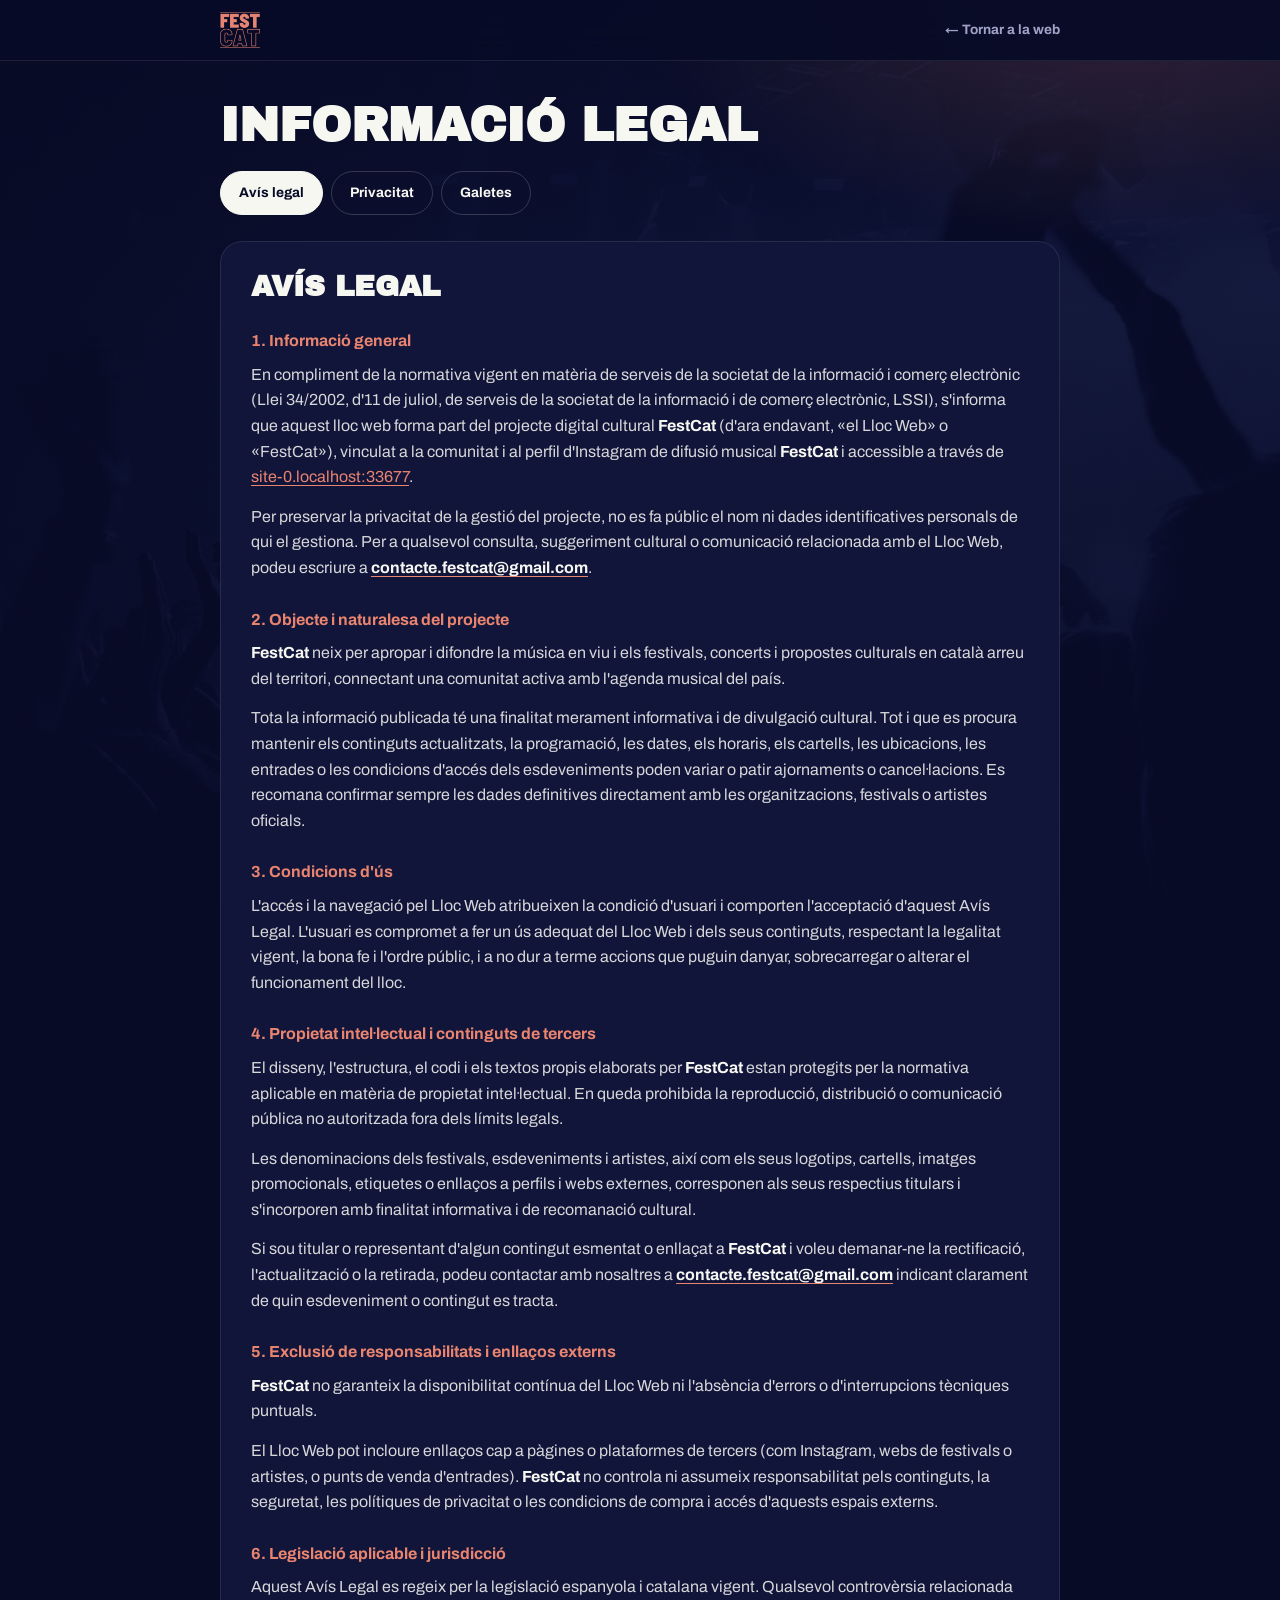
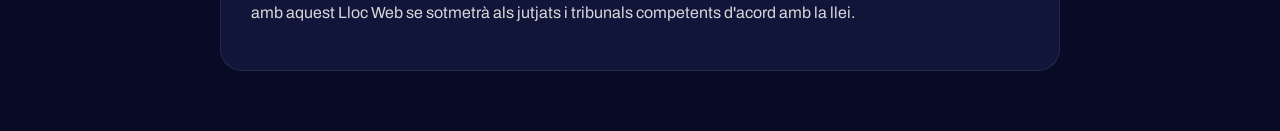
<file: legal.html>
<!DOCTYPE html>
<html lang="ca">
<head>
<script async src="https://www.googletagmanager.com/gtm.js?id=GTM-N67ZRWBW"></script>
<script>
  window.dataLayer = window.dataLayer || [];
  function gtag(){dataLayer.push(arguments);}
  gtag('js', new Date());
</script>
<meta charset="UTF-8">
<meta name="viewport" content="width=device-width, initial-scale=1, viewport-fit=cover">
<title>Informació legal · FEST CAT</title>
<meta name="theme-color" content="#080b26">
<meta name="robots" content="noindex">
<link rel="icon" type="image/png" href="[data-uri]">
<link rel="preconnect" href="https://fonts.googleapis.com"><link rel="preconnect" href="https://fonts.gstatic.com" crossorigin>
<link href="https://fonts.googleapis.com/css2?family=Archivo+Black&family=Archivo:wght@400;500;600;700;800&display=swap" rel="stylesheet">
<style>
:root{--bg:#080b26;--surface:#11153a;--surface-2:#181d49;--text:#f7f7f2;--muted:#a0a3c8;--line:rgba(247,247,242,.09);--line-2:rgba(247,247,242,.18);--coral:#e9846f;--r-s:10px;--r-l:22px;--ease:cubic-bezier(.16,1,.3,1);--font-display:'Archivo Black','Arial Black',sans-serif;--font-body:'Archivo',system-ui,sans-serif}
*{box-sizing:border-box}[hidden]{display:none!important}
html{overflow-x:clip;scroll-padding-top:80px}
body{margin:0;color:var(--text);font-family:var(--font-body);line-height:1.6;-webkit-font-smoothing:antialiased;background:var(--bg)}
body::before{content:"";position:fixed;inset:0;z-index:-1;background:radial-gradient(55% 38% at 88% 0,rgba(233,132,111,.18),transparent 70%),linear-gradient(rgba(8,11,38,.86),rgba(8,11,38,.95)),url([data-uri]) 50% 72%/cover no-repeat,var(--bg)}
a{color:inherit}:focus-visible{outline:2px solid #fff;outline-offset:3px;border-radius:8px}
header{position:sticky;top:0;z-index:10;background:rgba(8,11,38,.92);backdrop-filter:blur(14px);-webkit-backdrop-filter:blur(14px);border-bottom:1px solid var(--line)}
.bar{max-width:880px;margin:0 auto;padding:0 20px;height:60px;display:flex;align-items:center;justify-content:space-between;gap:16px}
.bar img{height:36px;width:auto;display:block}
.back{display:inline-flex;align-items:center;gap:8px;color:var(--muted);font-weight:700;font-size:.85rem;text-decoration:none;transition:color .2s}.back:hover{color:var(--text)}
.wrap{max-width:880px;margin:0 auto;padding:40px 20px 60px}
h1{font-family:var(--font-display);font-size:clamp(1.9rem,7vw,3rem);line-height:1;text-transform:uppercase;margin:0 0 22px}
.tabs{display:flex;gap:8px;overflow-x:auto;scrollbar-width:none;margin:0 -20px 24px;padding:0 20px 2px}.tabs::-webkit-scrollbar{display:none}
.tabs a{flex:none;padding:10px 18px;border:1px solid var(--line-2);border-radius:999px;font-weight:700;font-size:.86rem;text-decoration:none;transition:background .2s,color .2s,border-color .2s}
.tabs a:hover{border-color:rgba(247,247,242,.45)}.tabs a.on{background:var(--text);color:var(--bg);border-color:var(--text)}
article{background:var(--surface);border:1px solid var(--line);border-radius:var(--r-l);padding:30px;animation:in .45s var(--ease)}
@keyframes in{from{opacity:0;transform:translateY(10px)}}
article h2{font-family:var(--font-display);text-transform:uppercase;font-size:clamp(1.3rem,4.4vw,1.8rem);line-height:1.05;margin:0 0 20px}
article h3{font-size:1rem;margin:26px 0 8px;color:var(--coral)}
article p{margin:0 0 14px;color:rgba(247,247,242,.86)}article strong{color:var(--text)}
article a{color:var(--coral);text-underline-offset:3px}
@media(max-width:600px){.wrap{padding:28px 16px 48px}.tabs{margin:0 -16px 20px;padding:0 16px 2px}article{padding:22px 18px}.bar{padding:0 16px}}
@media(prefers-reduced-motion:reduce){*{animation:none!important;transition:none!important}}
</style>
</head>
<body>
<header><div class="bar"><a href="index.html" aria-label="Fest Cat · inici"><img src="[data-uri]" alt="Fest Cat"></a><a class="back" href="index.html">← Tornar a la web</a></div></header>
<main class="wrap">
  <h1>Informació legal</h1>
  <nav class="tabs" aria-label="Documents legals">
    <a href="#avis-legal" data-t="avis-legal">Avís legal</a>
    <a href="#privacitat" data-t="privacitat">Privacitat</a>
    <a href="#galetes" data-t="galetes">Galetes</a>
  </nav>

  <article id="avis-legal" data-doc>
    <h2>Avís legal</h2>
    <h3>1. Informació general</h3>
    <p>En compliment de la normativa vigent en matèria de serveis de la societat de la informació i comerç electrònic (Llei 34/2002, d'11 de juliol, de serveis de la societat de la informació i de comerç electrònic, LSSI), s'informa que aquest lloc web forma part del projecte digital cultural <strong>FestCat</strong> (d'ara endavant, «el Lloc Web» o «FestCat»), vinculat a la comunitat i al perfil d'Instagram de difusió musical <strong>FestCat</strong> i accessible a través de <a class="domini" href="#">[DOMINI_WEB]</a>.</p>
    <p>Per preservar la privacitat de la gestió del projecte, no es fa públic el nom ni dades identificatives personals de qui el gestiona. Per a qualsevol consulta, suggeriment cultural o comunicació relacionada amb el Lloc Web, podeu escriure a <a href="mailto:contacte.festcat@gmail.com"><strong>contacte.festcat@gmail.com</strong></a>.</p>
    <h3>2. Objecte i naturalesa del projecte</h3>
    <p><strong>FestCat</strong> neix per apropar i difondre la música en viu i els festivals, concerts i propostes culturals en català arreu del territori, connectant una comunitat activa amb l'agenda musical del país.</p>
    <p>Tota la informació publicada té una finalitat merament informativa i de divulgació cultural. Tot i que es procura mantenir els continguts actualitzats, la programació, les dates, els horaris, els cartells, les ubicacions, les entrades o les condicions d'accés dels esdeveniments poden variar o patir ajornaments o cancel·lacions. Es recomana confirmar sempre les dades definitives directament amb les organitzacions, festivals o artistes oficials.</p>
    <h3>3. Condicions d'ús</h3>
    <p>L'accés i la navegació pel Lloc Web atribueixen la condició d'usuari i comporten l'acceptació d'aquest Avís Legal. L'usuari es compromet a fer un ús adequat del Lloc Web i dels seus continguts, respectant la legalitat vigent, la bona fe i l'ordre públic, i a no dur a terme accions que puguin danyar, sobrecarregar o alterar el funcionament del lloc.</p>
    <h3>4. Propietat intel·lectual i continguts de tercers</h3>
    <p>El disseny, l'estructura, el codi i els textos propis elaborats per <strong>FestCat</strong> estan protegits per la normativa aplicable en matèria de propietat intel·lectual. En queda prohibida la reproducció, distribució o comunicació pública no autoritzada fora dels límits legals.</p>
    <p>Les denominacions dels festivals, esdeveniments i artistes, així com els seus logotips, cartells, imatges promocionals, etiquetes o enllaços a perfils i webs externes, corresponen als seus respectius titulars i s'incorporen amb finalitat informativa i de recomanació cultural.</p>
    <p>Si sou titular o representant d'algun contingut esmentat o enllaçat a <strong>FestCat</strong> i voleu demanar-ne la rectificació, l'actualització o la retirada, podeu contactar amb nosaltres a <a href="mailto:contacte.festcat@gmail.com"><strong>contacte.festcat@gmail.com</strong></a> indicant clarament de quin esdeveniment o contingut es tracta.</p>
    <h3>5. Exclusió de responsabilitats i enllaços externs</h3>
    <p><strong>FestCat</strong> no garanteix la disponibilitat contínua del Lloc Web ni l'absència d'errors o d'interrupcions tècniques puntuals.</p>
    <p>El Lloc Web pot incloure enllaços cap a pàgines o plataformes de tercers (com Instagram, webs de festivals o artistes, o punts de venda d'entrades). <strong>FestCat</strong> no controla ni assumeix responsabilitat pels continguts, la seguretat, les polítiques de privacitat o les condicions de compra i accés d'aquests espais externs.</p>
    <h3>6. Legislació aplicable i jurisdicció</h3>
    <p>Aquest Avís Legal es regeix per la legislació espanyola i catalana vigent. Qualsevol controvèrsia relacionada amb aquest Lloc Web se sotmetrà als jutjats i tribunals competents d'acord amb la llei.</p>
  </article>

  <article id="privacitat" data-doc hidden>
    <h2>Política de Privacitat</h2>
    <h3>1. Sense captació de dades personals</h3>
    <p><strong>FestCat</strong> no recull, no capta ni emmagatzema dades personals identificatives dels usuaris a través del Lloc Web. No hi ha formularis de registre, creació de comptes ni mecanismes de captació de dades personals durant la navegació.</p>
    <h3>2. Contacte per correu electrònic</h3>
    <p>Si en algun moment una persona, artista, festival o entitat decideix escriure voluntàriament a <a href="mailto:contacte.festcat@gmail.com"><strong>contacte.festcat@gmail.com</strong></a> per fer una consulta, compartir informació cultural o sol·licitar una revisió, la informació rebuda s'emprarà únicament per respondre i gestionar aquella comunicació puntual. No es creen bases de dades comercials ni s'envien comunicacions no sol·licitades.</p>
    <h3>3. Enllaços a plataformes i webs externes</h3>
    <p>Quan l'usuari segueix un enllaç cap a tercers —com el perfil d'Instagram de <strong>FestCat</strong>, pàgines de festivals o artistes o serveis d'entrades— surt del Lloc Web i queda subjecte a les polítiques de privacitat de la plataforma corresponent. Es recomana revisar-les abans de facilitar qualsevol dada en aquests entorns externs.</p>
    <h3>4. Drets en matèria de protecció de dades</h3>
    <p>Encara que el Lloc Web no capta dades personals durant la visita, si has contactat directament per correu electrònic i vols sol·licitar l'accés, la rectificació o la supressió de la informació associada a la teva consulta, pots escriure a <a href="mailto:contacte.festcat@gmail.com"><strong>contacte.festcat@gmail.com</strong></a>.</p>
  </article>

  <article id="galetes" data-doc hidden>
    <h2>Política de Cookies</h2>
    <h3>1. Què és una cookie?</h3>
    <p>Una cookie (o tecnologia similar d'emmagatzematge al navegador) és un petit fitxer o registre que un lloc web pot guardar al dispositiu de l'usuari per recordar opcions o fer un seguiment de la navegació.</p>
    <h3>2. No utilització de cookies</h3>
    <p>Aquest Lloc Web <strong>no utilitza cookies analítiques, estadístiques, publicitàries, de personalització amb perfilat ni de seguiment</strong>.</p>
    <p>La navegació es basa exclusivament en el funcionament tècnic habitual perquè el navegador pugui mostrar el lloc web (i, si s'escau, en l'emmagatzematge local estrictament tècnic del navegador sense finalitat de seguiment d'usuaris). Per tant, no s'instal·len cookies no essencials al vostre dispositiu.</p>
    <h3>3. Llocs de tercers</h3>
    <p>Si des del Lloc Web accediu a pàgines o plataformes externes (com Instagram o webs d'esdeveniments), aquests serveis poden utilitzar les seves pròpies cookies o tecnologies similars d'acord amb les seves pròpies polítiques, les quals escapen al control de <strong>FestCat</strong>.</p>
    <h3>4. Contacte</h3>
    <p>Si tens qualsevol pregunta sobre aquesta Política de Cookies o sobre el funcionament del Lloc Web, pots posar-te en contacte a través de <a href="mailto:contacte.festcat@gmail.com"><strong>contacte.festcat@gmail.com</strong></a>.</p>
  </article>
</main>
<script>
(function(){
  var docs=[].slice.call(document.querySelectorAll("[data-doc]")), tabs=[].slice.call(document.querySelectorAll(".tabs a"));
  /* El domini s'omple sol (adreça + carpeta, p. ex. domini.cat/agenda) quan la pàgina és en línia */
  if(location.protocol.indexOf("http")===0){
    var base=location.origin+location.pathname.replace(/[^\/]*$/,"");
    [].forEach.call(document.querySelectorAll(".domini"),function(a){ a.textContent=base.replace(/^https?:\/\//,"").replace(/\/$/,""); a.href=base; });
  }
  function show(){
    var id=location.hash.replace("#",""); if(!docs.some(function(d){return d.id===id;})) id="avis-legal";
    docs.forEach(function(d){ d.hidden=d.id!==id; });
    tabs.forEach(function(a){ a.classList.toggle("on",a.dataset.t===id); });
    document.title=(id==="avis-legal"?"Avís legal":id==="privacitat"?"Privacitat":"Galetes")+" · FEST CAT";
    window.scrollTo(0,0);
  }
  window.addEventListener("hashchange",show); show();
})();
</script>
</body>
</html>
</file>
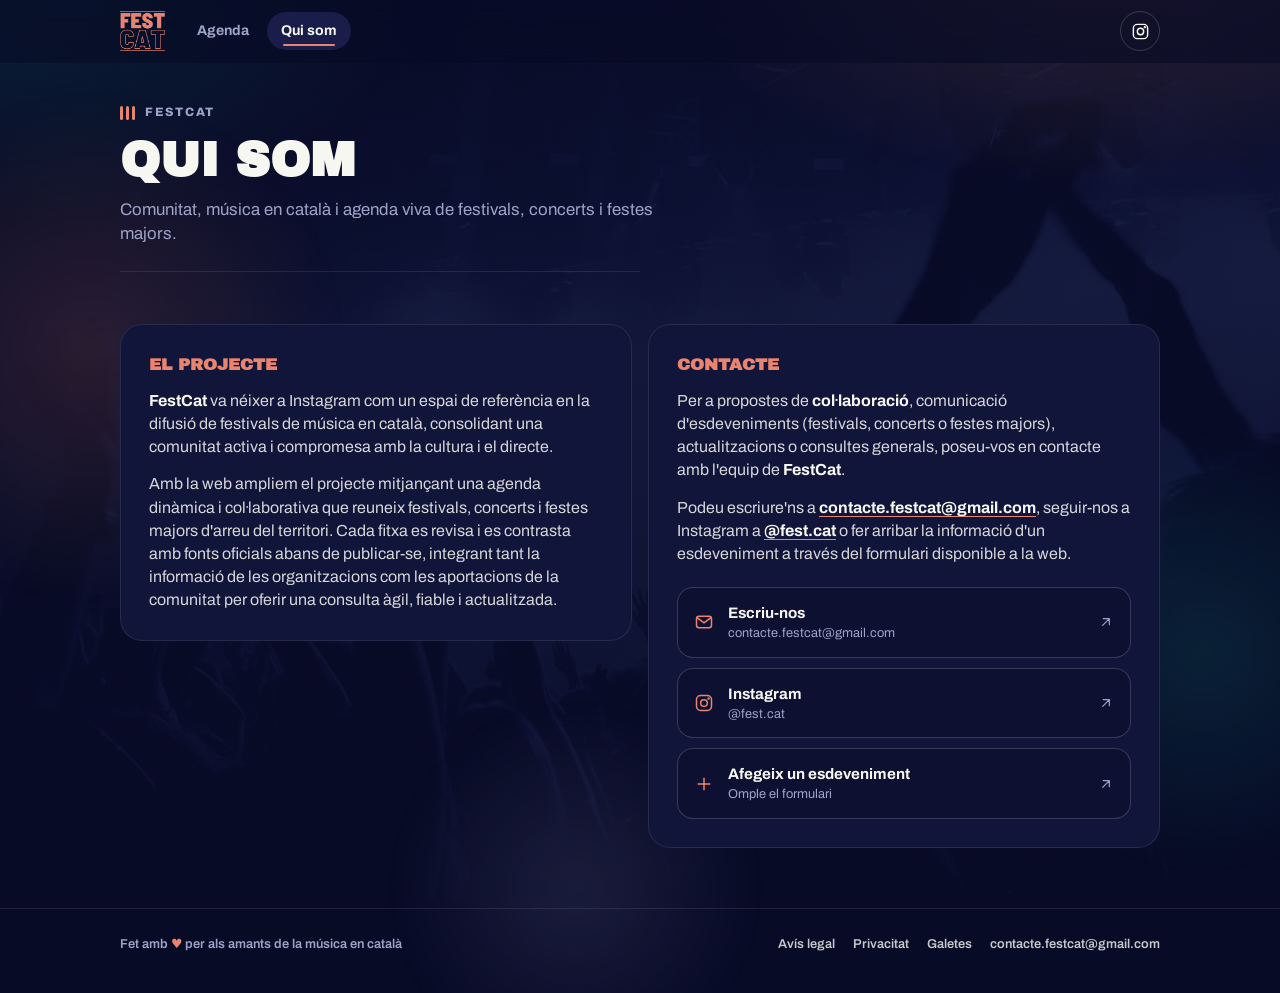
<file: qui-som.html>
<!DOCTYPE html>
<html lang="ca">
<head>
<script async src="https://www.googletagmanager.com/gtm.js?id=GTM-N67ZRWBW"></script>
<script>
  window.dataLayer = window.dataLayer || [];
  function gtag(){dataLayer.push(arguments);}
  gtag('js', new Date());
</script>
<meta charset="UTF-8">
<meta name="viewport" content="width=device-width, initial-scale=1, viewport-fit=cover">
<title>Qui som · FEST CAT</title>
<meta name="description" content="L'agenda de festivals i concerts de música en català, actualitzada en temps real.">
<meta name="theme-color" content="#080b26">
<link rel="icon" id="favicon" type="image/png" href="data:,">
<link rel="preconnect" href="https://fonts.googleapis.com">
<link rel="preconnect" href="https://fonts.gstatic.com" crossorigin>
<link href="https://fonts.googleapis.com/css2?family=Archivo+Black&family=Archivo:wght@400;500;600;700;800&display=swap" rel="stylesheet">
<link rel="stylesheet" href="styles.css">
</head>
<body data-page="qui-som">
<div class="orb a"></div><div class="orb b"></div><div class="orb c"></div><div id="glow"></div>
<header class="top">
  <div class="top-inner">
    <a class="brand" href="index.html" aria-label="Fest Cat · inici"><img class="logo" id="site-logo" src="[data-uri]" alt="Fest Cat"></a>
    <nav class="nav" id="main-nav" aria-label="Menú principal">
      <a href="index.html#agenda" data-view="agenda">Agenda</a>
      <a href="qui-som.html" data-view="qui-som" class="active" aria-current="page">Qui som</a>
      <a href="afegir.html" data-view="afegir" class="nav-add">+ Afegeix un concert</a>
    </nav>
    <div class="top-actions">
      <a class="top-link" href="https://instagram.com/fest.cat" target="_blank" rel="noopener" aria-label="Instagram @fest.cat"><i data-ico="ig" data-s="19"></i></a>
      <button class="menu-btn" id="nav-toggle" type="button" aria-expanded="false" aria-controls="main-nav"><i data-ico="menu" data-s="16"></i><span>Menú</span></button>
    </div>
  </div>
  <div id="prog"></div>
</header>

<div class="wrap">
  <!-- =================== VISTA QUI SOM =================== -->
  <div class="view active" id="view-qui-som">
    <section class="page-head">
      <span class="eyebrow enter" style="--d:0"><span class="eq"><i></i><i></i><i></i></span>FestCat</span>
      <h1><span class="tm"><span class="tw">Qui som</span></span></h1>
      <p class="lead enter" style="--d:200">Comunitat, música en català i agenda viva de festivals, concerts i festes majors.</p>
      <div class="stats about-stats enter" id="about-stats" style="--d:350"></div>
    </section>
    <section class="about">
      <article class="panel reveal">
        <h3>El projecte</h3>
        <p><strong>FestCat</strong> va néixer a Instagram com un espai de referència en la difusió de festivals de música en català, consolidant una comunitat activa i compromesa amb la cultura i el directe.</p>
        <p>Amb la web ampliem el projecte mitjançant una agenda dinàmica i col·laborativa que reuneix festivals, concerts i festes majors d'arreu del territori. Cada fitxa es revisa i es contrasta amb fonts oficials abans de publicar-se, integrant tant la informació de les organitzacions com les aportacions de la comunitat per oferir una consulta àgil, fiable i actualitzada.</p>
      </article>
      <article class="panel reveal">
        <h3>Contacte</h3>
        <p>Per a propostes de <strong>col·laboració</strong>, comunicació d'esdeveniments (festivals, concerts o festes majors), actualitzacions o consultes generals, poseu-vos en contacte amb l'equip de <strong>FestCat</strong>.</p>
        <p>Podeu escriure'ns a <a class="lnk" href="mailto:contacte.festcat@gmail.com"><strong>contacte.festcat@gmail.com</strong></a>, seguir-nos a Instagram a <a class="lnk" href="https://instagram.com/fest.cat" target="_blank" rel="noopener"><strong>@fest.cat</strong></a> o fer arribar la informació d'un esdeveniment a través del formulari disponible a la web.</p>
        <div class="tiles">
          <a class="tile" href="mailto:contacte.festcat@gmail.com"><i data-ico="mail" data-s="20"></i><span><b>Escriu-nos</b><small>contacte.festcat@gmail.com</small></span><i class="go" data-ico="info" data-s="16"></i></a>
          <a class="tile" href="https://instagram.com/fest.cat" target="_blank" rel="noopener"><i data-ico="ig" data-s="20"></i><span><b>Instagram</b><small>@fest.cat</small></span><i class="go" data-ico="info" data-s="16"></i></a>
          <a class="tile" href="afegir.html"><i data-ico="plus" data-s="20"></i><span><b>Afegeix un esdeveniment</b><small>Omple el formulari</small></span><i class="go" data-ico="info" data-s="16"></i></a>
        </div>
      </article>
    </section>
  </div>


</div>

<button id="to-top" type="button" aria-label="Tornar amunt"><i data-ico="chev" data-s="20"></i></button>

<footer>
  <div class="foot reveal">
    <span>Fet amb <span class="heart">♥</span> per als amants de la música en català</span>
    <span class="foot-links">
      <a href="legal.html#avis-legal">Avís legal</a><a href="legal.html#privacitat">Privacitat</a><a href="legal.html#galetes">Galetes</a>
      <a href="mailto:contacte.festcat@gmail.com">contacte.festcat@gmail.com</a>
    </span>
  </div>
</footer>
<script>

/* =========================================================
   CONFIGURACIÓ
   ========================================================= */
const API_URL = "https://script.google.com/macros/s/AKfycbwcgUJ-nqnFKwoJ_b-QYjw_EGxbcdRcKfPHyCvQeIdLBDCiw_fWCD1WcMa-m-sPtkQ13A/exec";
const PRESENCIA_MIN = 3;

const ACCENTS = ["coral","cyan","coral-soft","cyan-soft"];
const TYPE_ORDER = ["festival", "concert", "festa major"];
const WEEKDAYS = ["Diumenge","Dilluns","Dimarts","Dimecres","Dijous","Divendres","Dissabte"];
const MONTHS = ["gener","febrer","març","abril","maig","juny","juliol","agost","setembre","octubre","novembre","desembre"];

const VIEWS = {
  "agenda":  "Agenda",
  "qui-som": "Qui som",
  "afegir":  "Afegeix un concert"
};

let ALL_EVENTS = [];
let LOADED = false;
let ONLINE = 0;

/* =========================================================
   UTILITATS
   ========================================================= */
function normalize(str){
  return (str||"").toString().normalize("NFD").replace(/[\u0300-\u036f]/g,"").trim().toLowerCase();
}
function byNorm(a,b){ return normalize(a).localeCompare(normalize(b), "ca"); }
function pad(n){ return String(n).padStart(2,"0"); }

function escapeHTML(str){
  return String(str ?? "")
    .replace(/&/g,"&amp;").replace(/</g,"&lt;").replace(/>/g,"&gt;")
    .replace(/"/g,"&quot;").replace(/'/g,"&#39;");
}

function todayStart(){
  const t = new Date();
  t.setHours(0,0,0,0);
  return t;
}

function parseDate(str){
  if(!str) return null;
  str = str.toString().trim();
  let m = str.match(/^(\d{4})-(\d{1,2})-(\d{1,2})/);
  if(m) return new Date(+m[1], +m[2]-1, +m[3]);
  m = str.match(/^(\d{1,2})[\/\-.](\d{1,2})[\/\-.](\d{2,4})/);
  if(m){
    let y = +m[3]; if(y < 100) y += 2000;
    return new Date(y, +m[2]-1, +m[1]);
  }
  const fallback = new Date(str);
  return isNaN(fallback) ? null : fallback;
}

function dateKey(d){ return `${d.getFullYear()}-${d.getMonth()}-${d.getDate()}`; }
function dateISO(d){ return `${d.getFullYear()}-${pad(d.getMonth()+1)}-${pad(d.getDate())}`; }

function formatLongDate(d){
  return `${WEEKDAYS[d.getDay()]}, ${d.getDate()} de ${MONTHS[d.getMonth()]} de ${d.getFullYear()}`;
}
function monthLabel(y, m){
  const name = MONTHS[m];
  return `${name.charAt(0).toUpperCase()}${name.slice(1)} ${y}`;
}

function safeUrl(raw){
  const s = (raw || "").trim();
  if(!s) return "";
  if(/^https?:\/\//i.test(s)) return s;
  if(/^[\w-]+(\.[\w-]+)+(\/|$)/.test(s)) return "https://" + s;
  return "";
}

function calendarUrl(ev){
  const start = `${ev.dateObj.getFullYear()}${pad(ev.dateObj.getMonth()+1)}${pad(ev.dateObj.getDate())}`;
  const next = new Date(ev.dateObj.getFullYear(), ev.dateObj.getMonth(), ev.dateObj.getDate()+1);
  const end = `${next.getFullYear()}${pad(next.getMonth()+1)}${pad(next.getDate())}`;
  const params = new URLSearchParams({
    action: "TEMPLATE",
    text: ev.festival || "Concert",
    dates: `${start}/${end}`,
    details: ev.artists || "",
    location: [ev.venue, ev.location].filter(Boolean).join(", ")
  });
  return "https://calendar.google.com/calendar/render?" + params.toString();
}

function mapsUrl(ev){
  const q = [ev.venue, ev.location, ev.province].filter(Boolean).join(", ");
  return q ? "https://www.google.com/maps/search/?api=1&query=" + encodeURIComponent(q) : "";
}

const $ = id => document.getElementById(id);
function countUp(el){
  const to = +el.dataset.to;
  if(el.dataset.done || matchMedia("(prefers-reduced-motion: reduce)").matches){ el.textContent = to; return; }
  el.dataset.done = "1";
  const t0 = performance.now();
  (function f(t){
    const p = Math.min((t - t0) / 900, 1);
    el.textContent = Math.round(to * (1 - Math.pow(1 - p, 3)));
    if(p < 1) requestAnimationFrame(f);
  })(t0);
}

function quickRange(kind){
  const t = todayStart();
  const y = t.getFullYear(), m = t.getMonth(), d = t.getDate();
  if(kind === "avui") return [t, t];
  if(kind === "mes")  return [new Date(y, m, 1), new Date(y, m + 1, 0)];
  if(kind === "setmana"){
    const wd = t.getDay();
    const diff = wd === 0 ? -6 : 1 - wd;
    return [new Date(y, m, d + diff), new Date(y, m, d + diff + 6)];
  }
  return null;
}
function isFree(ev){ return normalize(ev.price).includes("gratuit"); }
function populateFormMunicipis(events){
  const m = [...new Set(events.map(e => e.location.trim()).filter(Boolean))].sort(byNorm);
  $("municipi-options").innerHTML = m.map(x => `<option value="${escapeHTML(x)}"></option>`).join("");
}

/* ---------- Icones (un sol estil: traç 1.8, cantonades rodones) ---------- */
const ICONS = {
  pin:'<path d="M20 10c0 6-8 12-8 12S4 16 4 10a8 8 0 0 1 16 0z"/><circle cx="12" cy="10" r="3"/>',
  ticket:'<path d="M3 8a2 2 0 0 1 2-2h14a2 2 0 0 1 2 2v2a2 2 0 0 0 0 4v2a2 2 0 0 1-2 2H5a2 2 0 0 1-2-2v-2a2 2 0 0 0 0-4z"/><path d="M14 6v12"/>',
  cal:'<rect x="3" y="4" width="18" height="17" rx="3"/><path d="M8 2v4M16 2v4M3 10h18M12 13v5M9.5 15.5h5"/>',
  info:'<path d="M7 17 17 7M8 7h9v9"/>',
  search:'<circle cx="11" cy="11" r="7"/><path d="m20 20-4-4"/>',
  menu:'<path d="M4 7h16M4 12h16M4 17h16"/>',
  ig:'<rect x="3" y="3" width="18" height="18" rx="5"/><circle cx="12" cy="12" r="4"/><circle cx="17.5" cy="6.5" r=".6" fill="currentColor"/>',
  chev:'<path d="m6 9 6 6 6-6"/>',
  plus:'<path d="M12 5v14M5 12h14"/>',
  calendar:'<rect x="3" y="4" width="18" height="17" rx="3"/><path d="M8 2v4M16 2v4M3 10h18"/>',
  mail:'<rect x="3" y="5" width="18" height="14" rx="3"/><path d="m4 7 8 6 8-6"/>',
  back:'<path d="M19 12H5m6-6-6 6 6 6"/>',
  sliders:'<path d="M4 7h9M17 7h3M4 17h3M11 17h9"/><circle cx="15" cy="7" r="2"/><circle cx="9" cy="17" r="2"/>'
};
function ico(n, s = 18){
  return `<svg class="ico" width="${s}" height="${s}" viewBox="0 0 24 24" fill="none" stroke="currentColor" stroke-width="1.8" stroke-linecap="round" stroke-linejoin="round" aria-hidden="true">${ICONS[n]}</svg>`;
}
function hydrateIcons(){
  document.querySelectorAll("[data-ico]").forEach(el => { el.innerHTML = ico(el.dataset.ico, +el.dataset.s || 18); });
}

/* Entrada de les targetes en fer scroll (apareixen en graella, amb petit retard) */
const io = "IntersectionObserver" in window
  ? new IntersectionObserver(es => es.forEach(e => { if(e.isIntersecting){ e.target.classList.add("in"); io.unobserve(e.target); } }), { rootMargin:"0px 0px -4% 0px" })
  : null;
/* La targeta que tens al centre de la pantalla s'il·lumina */
const focusIO = "IntersectionObserver" in window
  ? new IntersectionObserver(es => es.forEach(e => e.target.classList.toggle("focus", e.isIntersecting)), { rootMargin:"-38% 0px -38% 0px" })
  : null;
function observeReveal(root){
  let n = 0;
  root.querySelectorAll(".reveal:not(.in),.tm:not(.in)").forEach(el => {
    if(!io){ el.classList.add("in"); return; }
    if(el.classList.contains("reveal")) el.style.transitionDelay = Math.min(n++, 6) * 30 + "ms";
    io.observe(el);
  });
}

/* =========================================================
   TARGETES
   ========================================================= */
function typeKey(ev){
  const t = normalize(ev.type);
  return t.includes("festival") ? "festival" : t.includes("festa") ? "festa" : "concert";
}
function relDay(d){
  const n = Math.round((d - todayStart()) / 864e5);
  return n === 0 ? "Avui" : n === 1 ? "Demà" : (n > 1 && n <= 14) ? `D'aquí ${n} dies` : "";
}

function cardHTML(ev){
  const d = ev.dateObj;
  const place = [ev.venue, ev.location].filter(Boolean).join(" · ");
  const maps = mapsUrl(ev);
  const url = safeUrl(ev.link);
  const rel = relDay(d);

  const placeInner = `${ico("pin", 16)}<span>${escapeHTML(place)}</span>`;
  const placeHTML = place
    ? (maps ? `<a class="mi" href="${escapeHTML(maps)}" target="_blank" rel="noopener noreferrer" aria-label="Veure a Google Maps: ${escapeHTML(place)}">${placeInner}</a>`
            : `<span class="mi">${placeInner}</span>`)
    : "";
  const priceHTML = ev.price ? `<span class="mi">${ico("ticket", 16)}<span>${escapeHTML(ev.price)}</span></span>` : "";
  const info = url ? `<a class="abtn" href="${escapeHTML(url)}" target="_blank" rel="noopener noreferrer">${isFree(ev) ? "Més informació" : "Entrades i info"}${ico("info", 15)}</a>` : "";
  const cal = `<a class="abtn sq" href="${escapeHTML(calendarUrl(ev))}" target="_blank" rel="noopener noreferrer" aria-label="Afegir al meu calendari" title="Afegir al meu calendari">${ico("cal", 18)}</a>`;

  return `
  <article class="card t-${typeKey(ev)} reveal" data-eid="${ev.id}">
    <i class="nt"></i><i class="nb"></i>
    <div class="stub" role="text" aria-label="${escapeHTML(formatLongDate(d))}"><span class="wd">${WEEKDAYS[d.getDay()].slice(0,3)}</span><span class="day"><span class="dn">${d.getDate()}</span></span><span class="mon">${MONTHS[d.getMonth()].slice(0,3)}</span></div>
    <div class="content">
      <div class="main">
        <div class="tags">${ev.type ? `<span class="tag">${escapeHTML(ev.type)}</span>` : ""}${rel ? `<span class="when${rel === "Avui" ? " now" : ""}">${rel}</span>` : ""}</div>
        <h3 class="title">${escapeHTML(ev.festival || "Concert")}</h3>
        ${ev.artists ? `<p class="artists">${escapeHTML(ev.artists)}</p>` : ""}
      </div>
      <div class="side${url ? "" : " row"}">
        ${(placeHTML || priceHTML) ? `<div class="meta">${placeHTML}${priceHTML}</div>` : ""}
        ${url ? `<div class="acts">${info}${cal}</div>` : cal}
      </div>
    </div>
  </article>`;
}

function renderGroups(container, events, instant){
  const mk = e => e.dateObj.getFullYear() * 12 + e.dateObj.getMonth();
  let html = "", last = null;
  events.forEach(ev => {
    const k = mk(ev);
    if(k !== last){
      if(last !== null) html += "</div></section>";
      const n = events.filter(e => mk(e) === k).length;
      html += `<section class="month"><h3 class="month-head"><span class="tm"><span class="tw">${monthLabel(ev.dateObj.getFullYear(), ev.dateObj.getMonth())}</span></span><em>${n} ${n === 1 ? "esdeveniment" : "esdeveniments"}</em></h3><div class="list">`;
      last = k;
    }
    html += cardHTML(ev);
  });
  if(events.length) html += "</div></section>";
  container.innerHTML = html;
  container.classList.toggle("noanim", !!instant);
  if(instant) container.querySelectorAll(".reveal,.tm").forEach(el => el.classList.add("in"));
  else observeReveal(container);
  if(focusIO) container.querySelectorAll(".card").forEach(c => focusIO.observe(c));
  if(window.kickMotion) kickMotion();
}

/* =========================================================
   CÀRREGA DE DADES (Apps Script)
   ========================================================= */
function toEvent(e){
  return {
    dateObj: parseDate(e.data),
    festival: e.nom || "",
    type: e.tipus || "",
    artists: e.artistes || "",
    location: e.municipi || "",
    province: e.provincia || "",
    venue: e.recinte || "",
    price: e.preu || "",
    link: e.enllac || ""
  };
}

function loadAgenda(){
  if(!API_URL){
    console.warn("FestCat: falta la URL de l'Apps Script (constant API_URL).");
    showMaintenance();
    return;
  }

  const ctrl = new AbortController();
  const timer = setTimeout(() => ctrl.abort(), 15000);

  fetch(API_URL, { cache: "no-store", signal: ctrl.signal })
    .then(res => {
      if(!res.ok) throw new Error("HTTP " + res.status);
      return res.json();
    })
    .then(data => {
      clearTimeout(timer);
      if(!data || !data.ok || !Array.isArray(data.events)) throw new Error("Resposta no vàlida");
      finishLoad(data.events.map(toEvent));
    })
    .catch(err => {
      clearTimeout(timer);
      console.error("FestCat:", err);
      showMaintenance();
    });
}

function finishLoad(events){
  ALL_EVENTS = events
    .filter(e => e.dateObj instanceof Date && !isNaN(e.dateObj))
    .sort((a,b) => a.dateObj - b.dateObj);

  ALL_EVENTS.forEach((e, i) => { e.id = i; });
  LOADED = true;
  document.getElementById("filters-area").hidden = !ALL_EVENTS.length;

  if(!ALL_EVENTS.length){
    document.getElementById("upcoming").innerHTML = `<div class="empty">Encara no hi ha cap concert publicat a l'agenda.</div>`;
    renderHeroStats();
    return;
  }

  populateFilters(ALL_EVENTS);
  renderHeroStats();
  renderAgenda();
}

function showMaintenance(){
  LOADED = false;
  const html = `
    <div class="notice">
      <h3>Agenda temporalment en modificació</h3>
      <p>Estem actualitzant l'agenda i ara mateix no es pot mostrar. Torna-ho a provar d'aquí una estona.</p>
      <button class="btn ghost" type="button" data-retry>Torna-ho a provar</button>
    </div>`;
  document.getElementById("upcoming").innerHTML = html;
  document.getElementById("filters-area").hidden = true;
  document.getElementById("past-toggle").style.display = "none";
  document.getElementById("hero-stats").innerHTML = "";
}

function showLoading(){
  document.getElementById("upcoming").innerHTML = `<div class="loading">Carregant l'agenda…</div>`;
}


/* =========================================================
   DINÀMICA (sempre lligada al scroll o a una acció; només transform/opacity)
   ========================================================= */
const RM = matchMedia("(prefers-reduced-motion: reduce)").matches;

function renderStrip(up){
  const s = document.getElementById("strip");
  if(!s) return;
  const uniq = (list, key) => [...new Map(list.filter(e => key(e)).map(e => [normalize(key(e)), e])).values()];
  const names = uniq(up, e => e.festival).slice(0, 8);
  const places = uniq(up, e => e.location).slice(0, 10);
  if(!names.length){ s.hidden = true; return; }
  const row = (list, txt) => {
    const reps = Math.max(4, Math.ceil(14 / list.length));
    let html = "";
    for(let k = 0; k < reps; k++) html += list.map(e => `<span data-eid="${e.id}">${escapeHTML(txt(e))}</span><i class="t-${typeKey(e)}"></i>`).join("");
    return html;
  };
  const a = document.getElementById("strip-a"), b = document.getElementById("strip-b");
  const run = html => `<div class="run"><span class="grp" style="display:contents">${html}</span><span class="grp" style="display:contents">${html}</span></div>`;
  a.innerHTML = run(row(names, e => e.festival));
  b.innerHTML = run(row(places, e => e.location));
  s.hidden = false;
  if(window.__pendingAgenda) requestAnimationFrame(() => { const t = document.getElementById("agenda"); if(t) t.scrollIntoView({ behavior:"auto" }); });
  requestAnimationFrame(() => [[a, 20], [b, 20]].forEach(([r, pxs]) => {
    const rn = r.firstElementChild; if(rn) rn.style.animationDuration = rn.scrollWidth / 2 / pxs + "s";
  }));
}

(function(){
  const root = document.documentElement, hdr = document.querySelector("header.top");
  const prog = document.getElementById("prog"), upBtn = document.getElementById("to-top");
  const hero = document.querySelector(".hero"), strip = document.getElementById("strip");
  let lastY = scrollY, skew = 0, running = false;

  function frame(){
    const y = window.scrollY, vel = y - lastY; lastY = y;
    const h = root.scrollHeight - innerHeight;
    root.style.setProperty("--sy", y);
    hdr.classList.toggle("scrolled", y > 8);
    prog.style.transform = `scaleX(${h > 0 ? y / h : 0})`;
    upBtn.classList.toggle("show", y > 700);

    if(!RM){
      if(hero){ hero.style.setProperty("--hp", Math.min(Math.max(y / Math.max(hero.offsetHeight, 1), 0), 1)); }
      skew += (Math.max(-7, Math.min(7, -vel * 0.35)) - skew) * 0.18;
      root.style.setProperty("--vsk", (skew * 0.7).toFixed(2) + "deg");
    }
    if(Math.abs(vel) > 0 || Math.abs(skew) > 0.05) requestAnimationFrame(frame); else running = false;
  }
  function onScroll(){ if(!running){ running = true; requestAnimationFrame(frame); } }
  window.kickMotion = onScroll;
  addEventListener("scroll", onScroll, { passive:true });
  addEventListener("resize", onScroll);
  onScroll();
  upBtn.addEventListener("click", () => scrollTo({ top:0, behavior: RM ? "auto" : "smooth" }));

  /* Ratolí: llum a les targetes i al hero, i botons lleugerament magnètics */
  document.addEventListener("pointermove", e => {
    if(e.pointerType !== "mouse" || RM) return;
    const c = e.target.closest(".card");
    if(c){
      const r = c.getBoundingClientRect();
      c.style.setProperty("--mx", e.clientX - r.left + "px"); c.style.setProperty("--my", e.clientY - r.top + "px");
    }
    const hr = e.target.closest(".hero");
    if(hr){
      const r = hr.getBoundingClientRect();
      hr.style.setProperty("--hx", e.clientX - r.left + "px"); hr.style.setProperty("--hy", e.clientY - r.top + "px");
    }
    const b = e.target.closest(".btn,.abtn");
    if(b){
      const r = b.getBoundingClientRect();
      b.style.translate = `${((e.clientX - r.left) / r.width - .5) * 8}px ${((e.clientY - r.top) / r.height - .5) * 6}px`;
    }
  }, { passive:true });
  document.addEventListener("pointerout", e => {
    const b = e.target.closest && e.target.closest(".btn,.abtn");
    if(b) b.style.translate = "";
  });
  document.addEventListener("click", e => {
    const g = e.target.closest("#strip [data-eid]");
    if(g){ goToEvent(+g.dataset.eid); return; }
    const s = e.target.closest("[data-scroll]");
    if(s){ e.preventDefault(); document.getElementById(s.dataset.scroll).scrollIntoView({ behavior: RM ? "auto" : "smooth" }); }
  });

  observeReveal(document);
})();

/* ---- Velocitat fixa: 20 px/s a totes dues files (veure renderStrip) ---- */

/* ---- Xifres de "Qui som": pugen en arribar-hi ---- */
const countIO = "IntersectionObserver" in window
  ? new IntersectionObserver(es => es.forEach(e => { if(e.isIntersecting){ countUp(e.target); countIO.unobserve(e.target); } }))
  : null;
function fillAbout(total, week, places){
  const ab = document.getElementById("about-stats"); if(!ab) return;
  const sig = [total, week, places].join();
  if(ab.dataset.sig === sig) return;
  ab.dataset.sig = sig;
  ab.innerHTML = [["Esdeveniments", total], ["Aquesta setmana", week], ["Municipis", places]]
    .map(([l, n]) => `<div class="stat"><b data-to="${n}">0</b><span>${l}</span></div>`).join("");
  ab.querySelectorAll("b").forEach(b => { if(countIO) countIO.observe(b); else b.textContent = b.dataset.to; });
}

/* ---- Cerca amb exemples que s'escriuen sols (noms reals de l'agenda) ---- */
let twStarted = false;
function startTypewriter(up){
  if(twStarted || RM) return;
  const inp = document.getElementById("filter-artist"); if(!inp) return;
  const names = [...new Set(up.flatMap(e => [e.festival, ...e.artists.split(/[,|\/\n;]+/).slice(0, 1)]).map(s => s.trim()).filter(s => s && s.length < 28))].slice(0, 10);
  if(!names.length) return;
  twStarted = true;
  const base = "Artista o festival";
  let i = 0, j = 0, del = false;
  (function tick(){
    if(document.hidden || document.activeElement === inp || inp.value){ inp.placeholder = base; setTimeout(tick, 900); return; }
    const w = names[i % names.length];
    if(!del){ j++; inp.placeholder = "Cerca «" + w.slice(0, j) + "»"; if(j >= w.length){ del = true; return void setTimeout(tick, 1700); } setTimeout(tick, 70); }
    else{ j--; inp.placeholder = j > 0 ? "Cerca «" + w.slice(0, j) + "»" : base; if(j <= 0){ del = false; i++; return void setTimeout(tick, 500); } setTimeout(tick, 30); }
  })();
}

/* ---- Llum que segueix el ratolí per tota la web (només PC) ---- */
(function(){
  if(RM || !matchMedia("(hover:hover) and (pointer:fine)").matches) return;
  const g = document.getElementById("glow"); if(!g) return;
  let tx = innerWidth / 2, ty = innerHeight / 3, x = tx, y = ty, on = false;
  addEventListener("pointermove", e => {
    if(e.pointerType !== "mouse") return;
    tx = e.clientX; ty = e.clientY;
    if(!on){ on = true; document.body.classList.add("has-pointer"); x = tx; y = ty; requestAnimationFrame(loop); }
  }, { passive:true });
  function loop(){
    x += (tx - x) * 0.12; y += (ty - y) * 0.12;
    g.style.transform = `translate3d(${x.toFixed(1)}px,${y.toFixed(1)}px,0)`;
    requestAnimationFrame(loop);
  }
})();

/* ---- Formulari: barra de progrés i blocs que es marquen en completar-se ---- */
(function(){
  const f = document.getElementById("event-form"); if(!f) return;
  const filled = k => { const el = f.elements[k]; return el.value !== undefined && el.length === undefined ? el.value.trim() !== "" : !!f.querySelector(`[name="${k}"]:checked`); };
  function upd(){
    const req = ["nom", "tipus", "artistes", "data", "municipi"], n = req.filter(filled).length;
    f.style.setProperty("--fp", n / req.length);
    const marks = f.querySelectorAll(".grp legend b");
    if(marks[0]) marks[0].classList.toggle("ok", filled("nom") && filled("tipus"));
    if(marks[1]) marks[1].classList.toggle("ok", filled("artistes") && filled("data") && filled("municipi"));
    if(marks[2]) marks[2].classList.toggle("ok", filled("enllac") || filled("email"));
  }
  f.addEventListener("input", upd); f.addEventListener("change", upd);
  f.addEventListener("reset", () => setTimeout(upd, 0));
  upd();
})();

function loadEventsOnly(cb){
  if(!API_URL) return;
  fetch(API_URL, { cache:"no-store" }).then(r => r.ok ? r.json() : Promise.reject()).then(d => {
    if(!d || !d.ok || !Array.isArray(d.events)) return;
    ALL_EVENTS = d.events.map(toEvent).filter(e => e.dateObj instanceof Date && !isNaN(e.dateObj)).sort((a, b) => a.dateObj - b.dateObj);
    ALL_EVENTS.forEach((e, i) => { e.id = i; });
    LOADED = true; cb(ALL_EVENTS);
  }).catch(() => {});
}

function setupNav(){
  const nav = $("main-nav"), toggle = $("nav-toggle");
  const close = () => { nav.classList.remove("open"); toggle.setAttribute("aria-expanded", "false"); };
  toggle.addEventListener("click", () => { const o = nav.classList.toggle("open"); toggle.setAttribute("aria-expanded", String(o)); });
  nav.addEventListener("click", e => { if(e.target.closest("a")) close(); });
  document.addEventListener("keydown", e => { if(e.key === "Escape") close(); });
  document.addEventListener("click", e => { if(!nav.contains(e.target) && !toggle.contains(e.target)) close(); });
  if(document.body.dataset.page === "agenda"){
    document.addEventListener("click", e => {
      const a = e.target.closest("a"); if(!a) return;
      if(a.classList.contains("brand")){ e.preventDefault(); scrollTo({ top:0, behavior: RM ? "auto" : "smooth" }); return; }
      if(a.getAttribute("href") === "index.html#agenda"){ e.preventDefault(); $("agenda").scrollIntoView({ behavior: RM ? "auto" : "smooth" }); }
    });
  }
}

/* =========================================================
   COMPTADOR DE PERSONES CONNECTADES
   ========================================================= */
function setupPresence(){
  if(!API_URL || navigator.webdriver) return;

  const sid = Math.random().toString(36).slice(2, 12) + Date.now().toString(36);
  let beats = 0;

  function beat(){
    if(document.visibilityState !== "visible" || beats >= 40) return;
    beats++;
    fetch(`${API_URL}?accio=presencia&s=${encodeURIComponent(sid)}`, { cache: "no-store" })
      .then(r => r.json())
      .then(j => {
        if(j && j.ok){
          ONLINE = Number(j.online) || 0;
          if(typeof renderHeroStats === "function") renderHeroStats();
        }
      })
      .catch(() => {});
  }

  beat();
  setInterval(beat, 30000);
  document.addEventListener("visibilitychange", beat);
}


(function(){
  const logo = $("site-logo");
  if(logo && logo.src.startsWith("data:")) $("favicon").href = logo.src;
})();
hydrateIcons();
setupNav();
setupPresence();

loadEventsOnly(ev => {
  const up = ev.filter(e => e.dateObj >= todayStart()), [w0, w1] = quickRange("setmana");
  fillAbout(up.length, up.filter(e => e.dateObj >= w0 && e.dateObj <= w1).length, new Set(up.map(e => normalize(e.location)).filter(Boolean)).size);
});

</script>
</body>
</html>
</file>
<file: styles.css>
/* FEST CAT · full d'estils compartit per index, qui-som i afegir */
:root{
  --bg:#080b26;--surface:#11153a;--surface-2:#181d49;
  --text:#f7f7f2;--muted:#a0a3c8;--line:rgba(247,247,242,.09);--line-2:rgba(247,247,242,.18);
  /* Marca */
  --coral:#e9846f;--cyan:#23ffeb;--lilac:#b9b6ff;
  /* Un color per tipus d'esdeveniment: festival=corall, concert=turquesa, festa major=lila */
  --r-s:10px;--r-m:16px;--r-l:22px;--hh:62px;
  --font-display:'Archivo Black','Arial Black',sans-serif;--font-body:'Archivo',system-ui,sans-serif;
  --bg-image:url([data-uri]); /* foto de concert (incrustada) */
  --sy:0;
}
*{box-sizing:border-box}
[hidden]{display:none!important}
html{scroll-behavior:smooth;scroll-padding-top:calc(var(--hh) + 12px)}
body{margin:0;color:var(--text);font-family:var(--font-body);line-height:1.45;-webkit-font-smoothing:antialiased;background:var(--bg);overflow-x:hidden}
body::before{content:"";position:fixed;inset:-8% 0 0;z-index:-1;pointer-events:none;transform:translate3d(0,calc(var(--sy)*-.1px),0);
  background:radial-gradient(55% 38% at 88% 0,rgba(233,132,111,.18),transparent 70%),radial-gradient(45% 32% at 0 8%,rgba(35,255,235,.08),transparent 70%),linear-gradient(rgba(8,11,38,.84),rgba(8,11,38,.94)),var(--bg-image) 50% 72%/cover no-repeat,var(--bg)}
a{color:inherit}
:focus-visible{outline:2px solid #fff;outline-offset:3px;border-radius:8px}
.ico{flex:none;display:block}[data-ico]{display:inline-flex}
.wrap{max-width:1080px;margin:0 auto;padding:0 20px 40px}
.narrow{max-width:720px;margin-left:auto;margin-right:auto}

/* Capçalera */
header.top{position:sticky;top:0;z-index:50;background:rgba(8,11,38,.6);backdrop-filter:blur(14px);-webkit-backdrop-filter:blur(14px);border-bottom:1px solid transparent;transition:background .25s,border-color .25s}
header.top.scrolled{background:rgba(8,11,38,.98);border-color:var(--line)}
#prog{position:absolute;left:0;bottom:-1px;height:2px;width:100%;background:var(--coral);transform:scaleX(0);transform-origin:left}
.top-inner{max-width:1080px;margin:0 auto;padding:0 20px;height:var(--hh);display:flex;align-items:center;gap:18px}
.logo{height:40px;width:auto;display:block;flex:none}
.nav{display:flex;align-items:center;gap:4px;flex:1}
.nav a{font-weight:700;font-size:.88rem;text-decoration:none;color:var(--muted);padding:9px 14px;border-radius:999px;transition:.15s}
.nav a:hover{color:var(--text)}.nav a.active{color:var(--text);background:var(--surface-2)}
.nav .nav-add{display:none}
.top-actions{display:flex;align-items:center;gap:8px;margin-left:auto}
.top-link,.menu-btn{height:40px;border-radius:999px;border:1px solid var(--line-2);color:var(--text);display:inline-flex;align-items:center;justify-content:center;background:none;cursor:pointer;transition:.15s}
.top-link{width:40px}.top-link:hover,.menu-btn:hover{background:var(--surface-2)}
.menu-btn{display:none;gap:8px;padding:0 14px;font:800 .82rem var(--font-body)}
@media(max-width:680px){
  :root{--hh:56px}
  .top-inner{padding:0 14px;gap:10px}.logo{height:34px}
  .top-link{width:36px;height:36px}
  .menu-btn{display:inline-flex;height:36px;padding:0 12px}
  .nav{display:none;position:absolute;left:0;right:0;top:100%;flex-direction:column;align-items:stretch;gap:2px;padding:8px 16px 14px;background:rgba(17,21,58,.98);border-bottom:1px solid var(--line)}
  .nav.open{display:flex}.nav a{font-size:1rem;padding:14px;border-radius:var(--r-s)}
  .nav .nav-add{display:block;color:var(--coral)}
}

.view{display:none}.view.active{display:block;animation:fade .35s ease}
@keyframes fade{from{opacity:0;transform:translateY(6px)}to{opacity:1;transform:none}}

/* Botons */
.btn{display:inline-flex;align-items:center;justify-content:center;gap:8px;font:800 .92rem var(--font-body);text-decoration:none;background:var(--coral);color:var(--bg);border:1px solid var(--coral);border-radius:999px;padding:13px 22px;cursor:pointer;transition:transform .12s,filter .12s,background .15s}
.btn:hover{filter:brightness(1.08);transform:translateY(-1px)}.btn:disabled{opacity:.55;cursor:default;transform:none}
.btn.ghost{background:none;color:var(--text);border-color:var(--line-2)}.btn.ghost:hover{background:var(--surface-2);filter:none}

/* Hero */
.hero{display:grid;grid-template-columns:1.1fr .9fr;gap:48px;align-items:center;padding:52px 0 16px}
.eyebrow{display:inline-flex;align-items:center;gap:10px;font-weight:800;font-size:.76rem;letter-spacing:.14em;text-transform:uppercase;color:var(--muted);margin-bottom:16px}
a.eyebrow{text-decoration:none;transition:color .2s}a.eyebrow:hover{color:var(--text)}
.lnk{color:var(--text);text-decoration:underline;text-decoration-color:var(--coral);text-underline-offset:3px;transition:color .2s}.lnk:hover{color:var(--coral)}
.eq{display:inline-flex;gap:3px;align-items:flex-end;height:14px;color:var(--coral)}
.eq i{width:3px;height:100%;background:currentColor;border-radius:2px;transform-origin:bottom;animation:eq 1s ease-in-out infinite}
.eq i:nth-child(2){animation-delay:.25s}.eq i:nth-child(3){animation-delay:.5s}
@keyframes eq{0%,100%{transform:scaleY(.3)}50%{transform:scaleY(1)}}
.hero h1{font-family:var(--font-display);font-size:clamp(2rem,6.6vw,4.1rem);line-height:.98;text-transform:uppercase;margin:0 0 16px}
.hero h1 .row{display:block}.hero h1 .hl{color:var(--coral)}
@keyframes rise{to{opacity:1;transform:none}}
.lead{color:var(--muted);font-size:clamp(.98rem,2.5vw,1.12rem);max-width:44ch;margin:0}
.hero-cta{display:flex;flex-wrap:wrap;gap:10px;margin-top:24px}
.stats{display:flex;flex-wrap:wrap;gap:14px 36px;margin-top:32px;padding-top:22px;border-top:1px solid var(--line)}
.stat{background:none;border:0;padding:0;color:inherit;text-align:left;font:inherit}
button.stat{cursor:pointer}button.stat:hover b{color:var(--coral)}
.stat b{display:block;font-family:var(--font-display);font-size:2rem;line-height:1;transition:color .15s}
.stat span{display:block;margin-top:6px;color:var(--muted);font-size:.68rem;font-weight:700;letter-spacing:.1em;text-transform:uppercase}
.live{display:inline-flex;align-items:center;gap:8px;align-self:center;font-size:.78rem;font-weight:700;color:var(--muted)}
.dot{width:8px;height:8px;border-radius:50%;background:#4ade80;animation:pulse 2s infinite}
@keyframes pulse{0%{box-shadow:0 0 0 0 rgba(74,222,128,.5)}70%{box-shadow:0 0 0 8px rgba(74,222,128,0)}100%{box-shadow:0 0 0 0 rgba(74,222,128,0)}}
.nextbox{background:var(--surface);border:1px solid var(--line);border-radius:var(--r-l);padding:20px;box-shadow:0 30px 70px -30px rgba(0,0,0,.6)}
.next-label{font-size:.7rem;font-weight:800;letter-spacing:.14em;text-transform:uppercase;color:var(--muted)}
.next-date{font-family:var(--font-display);font-size:1.25rem;text-transform:uppercase;margin:4px 0 14px}
.next-item{display:block;text-decoration:none;padding:12px 14px;border-radius:var(--r-s);margin-top:8px;background:color-mix(in srgb,var(--c) 10%,transparent);border-left:3px solid var(--c)}
.next-item b{display:block;font-size:.98rem}.next-item span{display:block;font-size:.8rem;color:var(--muted);margin-top:2px}
.next-more{margin:12px 0 0;font-size:.8rem;color:var(--muted)}
@media(max-width:860px){.hero{grid-template-columns:1fr;gap:0;padding:20px 0 8px}.hero-side,.nextbox{display:none!important}.hero-cta.mob{display:flex}.eyebrow{margin-bottom:10px}.hero h1{margin-bottom:10px}.hero-cta{margin-top:14px;gap:8px;flex-wrap:wrap}.hero-cta .btn{flex:1 1 auto;padding:11px 14px;font-size:.84rem;white-space:nowrap}.stats{margin-top:16px;padding-top:14px;gap:10px 22px}.stat b{font-size:1.3rem}.stat span{font-size:.58rem;margin-top:4px}.live{font-size:.7rem}}@media(max-width:680px){.hero-cta .btn{padding:10px 12px;font-size:.8rem}}

/* Capçalera d'agenda */
.block-head{display:flex;align-items:baseline;justify-content:space-between;gap:12px;margin:24px 0 14px}#agenda{scroll-margin-top:8px}
.block-head h2{font-family:var(--font-display);font-size:clamp(1.4rem,5vw,1.9rem);text-transform:uppercase;line-height:1;margin:0}
@media(max-width:860px){.block-head{margin:18px 0 12px}}

/* Filtres */
#filters-area{margin-bottom:4px}
.frow{display:flex;flex-wrap:wrap;gap:10px;align-items:center}
.ctl{position:relative;display:flex;align-items:center;gap:8px;height:44px;border:1px solid var(--line-2);border-radius:var(--r-s);background:var(--surface);padding:0 12px;min-width:0;transition:.15s;color:var(--text)}
.ctl:hover{border-color:rgba(247,247,242,.35)}.ctl:focus-within{border-color:#fff}
.ctl .pre{font-size:.64rem;font-weight:800;letter-spacing:.1em;text-transform:uppercase;color:var(--muted);flex:none}
.ctl input,.ctl select,.ctl .val{flex:1;min-width:0;height:100%;border:0;background:none;color:var(--text);font:600 .9rem var(--font-body);outline:none;color-scheme:dark;text-align:left;padding:0;cursor:pointer;appearance:none;-webkit-appearance:none}
.ctl .val{display:flex;align-items:center;justify-content:space-between;gap:6px}.ctl .val{overflow:hidden}.ctl .val span{overflow:hidden;text-overflow:ellipsis;white-space:nowrap}
.ctl select{padding-right:18px}
.ctl>[data-ico]{color:var(--muted);flex:none;pointer-events:none;transition:color .2s}.ctl.has>[data-ico]:first-child{color:var(--coral)}
.ctl.search{flex:0 1 300px;cursor:text}.ctl.search input{cursor:text}.ctl.search input::-webkit-search-cancel-button{display:none}
.ctl.search input::placeholder{color:var(--muted);font-weight:500}
.ctl.sel{flex:1 1 0}@media(min-width:681px){.ctl.sel:last-child .pop{left:auto;right:0}}
.fpanel{display:flex;gap:10px;flex:1 1 0;min-width:0}
.fbtn{display:none;position:relative;height:44px;padding:0 14px;gap:8px;align-items:center;border:1px solid var(--line-2);border-radius:var(--r-s);background:var(--surface);color:var(--text);font:700 .86rem var(--font-body);cursor:pointer}
.fbtn b{min-width:18px;height:18px;border-radius:9px;background:var(--coral);color:var(--bg);font-size:.7rem;display:grid;place-items:center;padding:0 5px}
.chips{display:flex;gap:8px;margin:12px 0 0;overflow-x:auto;scrollbar-width:none;padding-bottom:2px}.chips::-webkit-scrollbar{display:none}
.chip{flex:none;display:inline-flex;align-items:center;gap:7px;font:700 .82rem var(--font-body);background:none;color:var(--text);border:1px solid var(--line-2);border-radius:999px;padding:9px 15px;cursor:pointer;transition:.15s}
.chip:hover{border-color:rgba(247,247,242,.4)}
.chip.active{background:var(--text);color:var(--bg);border-color:var(--text)}
.chip[data-type]::before{content:"";width:8px;height:8px;border-radius:50%;background:var(--c)}
.chip[data-type].active{background:var(--c);border-color:var(--c);color:var(--bg)}.chip[data-type].active::before{background:var(--bg)}
.mob-chips{display:none}.sep{flex:none;width:1px;background:var(--line-2);margin:4px 2px}
.filter-bar{display:flex;align-items:center;justify-content:space-between;gap:10px;margin-top:10px}
.filter-bar:has(.filter-result:empty):has([hidden]){display:none}
.filter-result{color:var(--muted);font-size:.8rem;font-weight:600}
.link-btn{background:none;border:0;padding:4px 0;color:var(--text);font:700 .82rem var(--font-body);cursor:pointer;text-decoration:underline;text-underline-offset:3px}
.pop{position:absolute;z-index:40;top:calc(100% + 6px);left:0;min-width:100%;width:300px;max-height:340px;overflow:auto;background:var(--surface-2);border:1px solid var(--line-2);border-radius:var(--r-m);padding:6px;box-shadow:0 24px 60px -10px rgba(0,0,0,.7)}
.pop .opt{display:flex;width:100%;align-items:center;justify-content:space-between;gap:10px;text-align:left;background:none;border:0;border-radius:8px;color:var(--text);font:600 .9rem var(--font-body);padding:10px 12px;cursor:pointer}
.pop .opt:hover,.pop .opt.on{background:rgba(247,247,242,.09)}.pop .opt.on{color:var(--coral)}
.pop .opt.prov{font-weight:800;font-size:.72rem;letter-spacing:.1em;text-transform:uppercase;color:var(--muted);margin-top:6px}.pop .opt.prov.on{color:var(--coral)}
.pop .opt.mun{padding-left:22px}.pop .opt em{font-style:normal;font-size:.74rem;color:var(--muted)}
#scrim{position:fixed;inset:0;z-index:39;background:rgba(0,0,0,.55)}
@media(max-width:680px){
  .ctl.search{flex:1 1 0}.fbtn{display:inline-flex}
  .fpanel{display:none;order:3;flex:1 1 100%;flex-wrap:wrap}.fpanel.open{display:flex}.fpanel .ctl{flex:1 1 100%}.mob-chips{display:flex;flex-wrap:wrap;gap:8px;flex:1 1 100%}.chips .desk{display:none}
  .ctl input,.ctl select,.ctl .val{font-size:16px}
  .pop{position:fixed;left:0;right:0;bottom:0;top:auto;width:auto;max-height:70vh;border-radius:20px 20px 0 0;padding:10px 10px calc(14px + env(safe-area-inset-bottom))}
  .chips{margin:10px -16px 0;padding:0 16px 2px}
}

/* Mesos */
.month{margin-top:28px}
.month-head{position:sticky;top:var(--hh);z-index:5;display:flex;align-items:baseline;justify-content:space-between;gap:12px;margin:0 0 14px;padding:10px 12px;border-radius:var(--r-s);background:transparent;transition:background .2s ease,box-shadow .2s ease;text-shadow:0 0 12px rgba(8,11,38,.95),0 0 3px rgba(8,11,38,.9);font-family:var(--font-display);font-size:1.1rem;text-transform:uppercase}
.month-head.over-card{background:rgba(17,21,58,.95);box-shadow:0 10px 24px -8px rgba(8,11,38,.85)}
.month-head em{font:600 .76rem var(--font-body);font-style:normal;text-transform:none;color:var(--muted)}
.list{display:flex;flex-direction:column;gap:14px}
@media(max-width:680px){.month{margin-top:24px}.month-head{margin:0 0 12px;padding:8px 10px}}

/* Targetes: tot el color ve del tipus */
.t-festival{--c:var(--coral)}.t-concert{--c:var(--cyan)}.t-festa{--c:var(--lilac)}
.card{--bc:color-mix(in srgb,var(--c) 30%,transparent);--sw:78px;--nr:7px;position:relative;isolation:isolate;display:flex;min-width:0;border:1px solid transparent;border-radius:var(--r-m);transition:transform .25s,opacity .5s}
.card::before{content:"";position:absolute;inset:-1px;z-index:-1;border-radius:inherit;border:1px solid var(--bc);background-origin:border-box;transition:border-color .2s;background:linear-gradient(110deg,color-mix(in srgb,var(--c) 10%,var(--surface)),var(--surface) 62%);-webkit-mask:radial-gradient(circle var(--nr) at var(--sw) 0,#0000 98%,#000),radial-gradient(circle var(--nr) at var(--sw) 100%,#0000 98%,#000);-webkit-mask-composite:source-in;mask:radial-gradient(circle var(--nr) at var(--sw) 0,#0000 98%,#000),radial-gradient(circle var(--nr) at var(--sw) 100%,#0000 98%,#000);mask-composite:intersect}
.card::after{content:"";position:absolute;inset:-1px;border-radius:inherit;pointer-events:none;opacity:0;transition:opacity .25s;background:radial-gradient(260px circle at var(--mx,50%) var(--my,50%),color-mix(in srgb,var(--c) 16%,transparent),transparent 70%);-webkit-mask:radial-gradient(circle var(--nr) at var(--sw) 0,#0000 98%,#000),radial-gradient(circle var(--nr) at var(--sw) 100%,#0000 98%,#000);-webkit-mask-composite:source-in;mask:radial-gradient(circle var(--nr) at var(--sw) 0,#0000 98%,#000),radial-gradient(circle var(--nr) at var(--sw) 100%,#0000 98%,#000);mask-composite:intersect}
@media(hover:hover){.card:hover{--bc:color-mix(in srgb,var(--c) 70%,transparent);transform:translateY(-2px)}.card:hover::after{opacity:1}}
.reveal{opacity:0;transform:translateY(16px)}.reveal.in{opacity:1;transform:none}
.stub{position:relative;z-index:1;flex:0 0 78px;display:flex;flex-direction:column;align-items:center;justify-content:center;gap:2px;padding:14px 0;color:var(--c);line-height:1;background:color-mix(in srgb,var(--c) 14%,transparent);border-right:2px dashed color-mix(in srgb,var(--c) 40%,transparent);border-radius:calc(var(--r-m) - 1px) 0 0 calc(var(--r-m) - 1px);-webkit-mask:radial-gradient(circle var(--nr) at calc(100% - 1px) -1px,#0000 98%,#000),radial-gradient(circle var(--nr) at calc(100% - 1px) calc(100% + 1px),#0000 98%,#000);-webkit-mask-composite:source-in;mask:radial-gradient(circle var(--nr) at calc(100% - 1px) -1px,#0000 98%,#000),radial-gradient(circle var(--nr) at calc(100% - 1px) calc(100% + 1px),#0000 98%,#000);mask-composite:intersect}
.nt,.nb{position:absolute;z-index:2;pointer-events:none;width:calc(var(--nr)*2);height:calc(var(--nr)*2);left:calc(var(--sw) - 1px - var(--nr));border:1px solid var(--bc);border-radius:50%;transition:border-color .2s}
.nt{top:calc(-1px - var(--nr));clip-path:inset(50% 0 0 0)}.nb{bottom:calc(-1px - var(--nr));clip-path:inset(0 0 50% 0)}
.stub .wd,.stub .mon{font-size:.64rem;font-weight:800;letter-spacing:.12em;text-transform:uppercase}
.stub .day{font-family:var(--font-display);font-size:2.1rem;color:var(--text);margin:4px 0 3px}
.content{flex:1;min-width:0;display:flex;align-items:center;gap:28px;padding:16px 20px}
.main{flex:1;min-width:0}
.tags{display:flex;flex-wrap:wrap;align-items:center;gap:6px 10px;margin-bottom:8px}
.tag{font-size:.62rem;font-weight:800;letter-spacing:.12em;text-transform:uppercase;padding:4px 9px;border-radius:6px;background:var(--c);color:var(--bg)}
.when{font-size:.74rem;font-weight:700;color:var(--c)}
.title{font-family:var(--font-display);text-transform:uppercase;font-size:clamp(1.12rem,3.4vw,1.45rem);line-height:1.1;margin:0;overflow-wrap:anywhere}
.artists{margin:7px 0 0;color:var(--muted);font-size:.92rem;line-height:1.4}
.side{flex:none;width:250px;display:flex;flex-direction:column;gap:12px}
.meta{display:flex;flex-direction:column;gap:6px;min-width:0}.side.row{flex-direction:row;align-items:center;justify-content:space-between;gap:12px}.side.row .meta{flex:1}.side.row .abtn.sq{flex:none}
.mi{display:flex;align-items:flex-start;gap:8px;font-size:.86rem;font-weight:600;text-decoration:none;color:var(--text);min-width:0}
.mi svg{color:var(--c);margin-top:2px}.mi span{min-width:0;overflow-wrap:anywhere}
a.mi:hover span{text-decoration:underline}
.acts{display:flex;gap:8px}
.abtn{display:inline-flex;align-items:center;justify-content:center;gap:8px;height:40px;padding:0 16px;border-radius:999px;border:1px solid color-mix(in srgb,var(--c) 55%,transparent);color:var(--c);background:none;text-decoration:none;font:800 .8rem var(--font-body);transition:.15s;white-space:nowrap}
.abtn:hover{background:var(--c);color:var(--bg)}.abtn.sq{width:40px;padding:0}
@media(max-width:720px){
  .card{--sw:58px;--nr:6px}.stub{flex-basis:58px}.stub .day{font-size:1.6rem}
  .content{flex-direction:column;align-items:stretch;gap:12px;padding:14px 14px 14px 16px}
  .side{width:auto;gap:10px}.meta{gap:5px}.acts .abtn:not(.sq){flex:1}
}

/* Passats */
.past-toggle{width:100%;margin-top:34px;background:none;border:1px solid var(--line-2);color:var(--muted);font:700 .88rem var(--font-body);padding:14px 18px;border-radius:var(--r-m);cursor:pointer;display:flex;align-items:center;justify-content:center;gap:8px;transition:.15s}
.past-toggle:hover{color:var(--text);background:var(--surface)}.past-toggle .ico{transition:transform .2s}.past-toggle.open .ico{transform:rotate(180deg)}
#past-content{display:none;margin-top:10px;filter:grayscale(.9);opacity:.55}#past-content.open{display:block}

/* Vistes interiors */
.page-head{padding:40px 0 8px}
.back{display:inline-flex;align-items:center;gap:8px;color:var(--muted);font-weight:700;font-size:.84rem;text-decoration:none;margin-bottom:18px}.back:hover{color:var(--text)}
.page-head h1{font-family:var(--font-display);font-size:clamp(1.9rem,7vw,3rem);line-height:1;text-transform:uppercase;margin:0 0 14px}
.page-head p{color:var(--muted);font-size:1.05rem;margin:0;max-width:56ch}
.panel{background:var(--surface);border:1px solid var(--line);border-radius:var(--r-l);padding:24px;margin-top:16px}
.panel h3{font-family:var(--font-display);text-transform:uppercase;font-size:1.05rem;margin:0 0 12px;color:var(--coral)}
.panel p{margin:0 0 14px}.panel p:last-child{margin:0}.panel .muted{color:var(--muted)}
.btn-row{display:flex;flex-wrap:wrap;gap:10px;margin-top:18px}
.form{margin-top:24px}.field{margin-bottom:16px}
.field label{display:block;margin:0 0 6px 4px;color:var(--muted);font-size:.68rem;font-weight:800;letter-spacing:.1em;text-transform:uppercase}
.field label .opt{text-transform:none;letter-spacing:0;font-weight:600;opacity:.8}
.field input,.field select,.field textarea{width:100%;height:46px;border:1px solid var(--line-2);border-radius:var(--r-s);background:var(--surface);color:var(--text);padding:0 14px;font:500 .95rem var(--font-body);outline:none;transition:.15s;color-scheme:dark}
.field textarea{height:auto;min-height:120px;padding:12px 14px;resize:vertical;line-height:1.4}
.field input:focus,.field select:focus,.field textarea:focus{border-color:#fff;box-shadow:0 0 0 3px rgba(255,255,255,.1)}
.field .invalid{border-color:var(--coral);box-shadow:0 0 0 3px rgba(233,132,111,.15)}
.hint{margin:6px 4px 0;color:var(--muted);font-size:.78rem}
.row2{display:grid;grid-template-columns:1fr 1fr;gap:12px}@media(max-width:480px){.row2{grid-template-columns:1fr}.field input,.field select,.field textarea{font-size:16px}}
.hp{position:absolute;left:-9999px;width:1px;height:1px;overflow:hidden}
.form-status{margin:14px 0 0;font-weight:600;font-size:.9rem}.form-status.error{color:var(--coral)}.form-actions{margin-top:22px}
.loading,.empty{color:var(--muted);font-weight:600;padding:28px 0;text-align:center}
.notice{background:var(--surface);border:1px solid var(--line);border-left:4px solid var(--coral);border-radius:var(--r-m);padding:22px}
.notice h3{font-family:var(--font-display);text-transform:uppercase;font-size:1.05rem;margin:0 0 8px}.notice p{margin:0 0 16px;color:var(--muted)}
.skel{height:120px;border-radius:var(--r-m);background:linear-gradient(90deg,var(--surface) 25%,var(--surface-2) 50%,var(--surface) 75%) 0 0/200% 100%;animation:sh 1.4s linear infinite;margin-bottom:12px}
@keyframes sh{to{background-position:-200% 0}}
#to-top{position:fixed;right:16px;bottom:calc(16px + env(safe-area-inset-bottom));z-index:30;width:46px;height:46px;border-radius:50%;border:1px solid var(--line-2);background:rgba(17,21,58,.92);backdrop-filter:blur(8px);color:var(--text);display:grid;place-items:center;cursor:pointer;opacity:0;transform:translateY(12px);pointer-events:none;transition:.25s}
#to-top.show{opacity:1;transform:none;pointer-events:auto}#to-top .ico{transform:rotate(180deg)}

footer{border-top:1px solid var(--line);margin-top:20px}
.foot{max-width:1080px;margin:0 auto;padding:26px 20px 40px;display:flex;justify-content:space-between;align-items:center;flex-wrap:wrap;gap:12px 24px;color:var(--muted);font-size:.8rem;font-weight:600}
.foot a{color:var(--text);text-decoration:none;opacity:.8}.foot a:hover{opacity:1;text-decoration:underline}
.foot-links{display:flex;flex-wrap:wrap;gap:8px 18px}

/* ===== MOVIMENT (només transform i opacity; tot lligat a scroll o a accions) ===== */
:root{--ease:cubic-bezier(.16,1,.3,1)}
.hero{position:relative}
.hero::before{content:"";position:absolute;inset:-60px -20px;z-index:-1;pointer-events:none;background:radial-gradient(420px circle at var(--hx,72%) var(--hy,30%),rgba(233,132,111,.10),transparent 70%)}
.hero-copy{translate:0 calc(var(--hp,0)*-36px)}
.hero-side{display:flex;flex-direction:column;gap:20px;min-width:0;translate:0 calc(var(--hp,0)*-64px)}.hero-cta.desk{margin:0;justify-content:center}.hero-cta.desk .btn{flex:1}.hero-cta.mob{display:none}
.enter{opacity:0;transform:translateY(16px);animation:rise .8s var(--ease) calc(var(--d,0)*1ms) forwards}
.m{display:inline-block;overflow:hidden;vertical-align:top;padding-bottom:.12em;margin-bottom:-.12em}
.w{display:inline-block;transform:translateY(112%);animation:wup .9s var(--ease) calc(var(--i)*80ms + 150ms) forwards}
@keyframes wup{to{transform:none}}
.tm{display:inline-block;overflow:hidden;vertical-align:bottom;padding-bottom:.2em;margin-bottom:-.2em}
.tw{display:inline-block;transform:translateY(118%);transition:transform .6s var(--ease)}
.tm.in .tw{transform:none}
.card .main>*{opacity:0;transform:translateY(8px);transition:opacity .4s var(--ease),transform .5s var(--ease)}
.card.in .main>*{opacity:1;transform:none}
.card.in .main>:nth-child(2){transition-delay:.06s}.card.in .main>:nth-child(3){transition-delay:.12s}
.stub .day{overflow:hidden;padding:0 2px}
.dn{display:inline-block;transform:translateY(118%);transition:transform .6s var(--ease) .1s}
.card.in .dn{transform:none}
.noanim .reveal,.noanim .main>*,.noanim .dn,.noanim .tw{opacity:1;transform:none;transition:none}
.when.now::before{content:"";display:inline-block;width:6px;height:6px;border-radius:50%;background:currentColor;margin-right:6px;vertical-align:middle;animation:blip 1.6s ease-in-out infinite}
@keyframes blip{50%{transform:scale(.5);opacity:.5}}
.chip,.btn,.abtn,.fbtn,.top-link{transition-property:transform,background,border-color,color,filter,translate,opacity}
.chip:active,.btn:active,.abtn:active,.fbtn:active,.top-link:active{transform:scale(.97)}
.btn{transition-duration:.15s}.btn,.abtn{will-change:translate}
/* Franja de títols que es mou amb el scroll */
.strip{margin:26px -20px 0;overflow:hidden;padding:4px 0;-webkit-mask-image:linear-gradient(90deg,transparent,#000 10%,#000 90%,transparent);mask-image:linear-gradient(90deg,transparent,#000 10%,#000 90%,transparent)}
.strip-row{display:flex;align-items:center;width:max-content;margin-left:-400px;font-family:var(--font-display);text-transform:uppercase;font-size:clamp(2rem,9vw,4.2rem);line-height:1.12;white-space:nowrap;color:transparent;--sc:rgba(35,255,235,.4);--scb:rgba(35,255,235,.9);-webkit-text-stroke:1.5px var(--sc)}
.strip-row+.strip-row{--sc:rgba(233,132,111,.62);--scb:rgba(233,132,111,.95)}
.strip-row span[data-eid]{cursor:pointer;transition:-webkit-text-stroke-color .2s}.strip-row span[data-eid]:hover{-webkit-text-stroke-color:var(--scb)}
@media(hover:hover){.strip:hover .run{animation-play-state:paused}}
.strip-row i{flex:none;width:.24em;height:.24em;border-radius:50%;background:transparent;border:1.5px solid var(--sc)}
.run{display:flex;align-items:center;animation:drift 70s linear infinite}.grp>*{margin-right:.5em}.strip-row+.strip-row .run{animation-direction:reverse}
@keyframes drift{to{transform:translate3d(-50%,0,0)}}
@media(max-width:860px){.strip{margin:18px -20px 0}}
/* Moviment que continua: llum que recorre els títols, deriva suau, targeta enfocada */
.hero h1 .row{transform:skewX(var(--vsk,0deg));transform-origin:left bottom}
.hero h1 .row:not(.hl){translate:calc(var(--hp,0)*-26px) 0}.hero h1 .hl{translate:calc(var(--hp,0)*26px) 0}
.block-head h2 .tm,.month-head .tm{transform:skewX(var(--vsk,0deg));transform-origin:left bottom}
@media(max-width:860px){.hero h1 .row:not(.hl){translate:calc(var(--hp,0)*-14px) 0}.hero h1 .hl{translate:none}}
.nextbox.enter{animation:rise .8s var(--ease) calc(var(--d,0)*1ms) forwards,sway 9s ease-in-out 1.6s infinite alternate}
@keyframes sway{from{rotate:-.6deg}to{rotate:.6deg}}
.card{transition:transform .25s,opacity .5s,filter .4s}
.card.focus{--bc:color-mix(in srgb,var(--c) 75%,transparent);filter:drop-shadow(0 16px 22px color-mix(in srgb,var(--c) 26%,transparent))}
.stub .day,.stub .dn{transition:color .35s}.card.focus .stub .day{color:var(--c)}
.chip.bounce{animation:popc .35s var(--ease)}@keyframes popc{40%{transform:scale(1.08)}}
.fbtn b.bump{animation:popc .4s var(--ease)}
.swap{animation:swapin .3s var(--ease)}@keyframes swapin{from{opacity:.35;transform:translateY(6px)}}
.abtn svg{transition:translate .2s var(--ease)}@media(hover:hover){.abtn:hover svg{translate:2px -2px}.abtn.sq:hover svg{translate:none;rotate:-8deg}}
.nav a{position:relative}.nav a::after{content:"";position:absolute;left:16px;right:16px;bottom:4px;height:2px;border-radius:2px;background:var(--coral);transform:scaleX(0);transition:transform .3s var(--ease)}.nav a:hover::after{transform:scaleX(.5)}.nav a.active::after{transform:scaleX(1)}
@media(max-width:680px){.nav a::after{display:none}}
.card.pulse::after{--mx:50%;--my:50%;background:radial-gradient(80% 160% at 50% 50%,color-mix(in srgb,var(--c) 34%,transparent),transparent 75%);animation:flash 1.4s ease-out}
@keyframes flash{0%{opacity:0}20%{opacity:1}100%{opacity:0}}
/* Pàgines interiors */
.page-head{padding:40px 0 8px;max-width:760px}.page-head .eyebrow{margin-bottom:14px}
.about{display:grid;grid-template-columns:1fr 1fr;gap:16px;margin-top:22px;align-items:start}
.about .panel{margin:0;position:relative;padding:28px}.about .panel p{color:rgba(247,247,242,.86)}.about .panel p strong{color:var(--text)}
.num{position:absolute;top:20px;right:24px;font-family:var(--font-display);font-size:2.6rem;line-height:1;color:transparent;-webkit-text-stroke:1.2px rgba(247,247,242,.22)}
.tiles{display:grid;gap:10px;margin-top:22px}
.tile{display:flex;align-items:center;gap:14px;padding:14px 16px;border:1px solid var(--line-2);border-radius:var(--r-m);background:rgba(8,11,38,.4);text-decoration:none;transition:transform .2s var(--ease),border-color .2s,background .2s}
.tile>[data-ico]{color:var(--coral)}.tile>span{flex:1;min-width:0}.tile b{display:block;font-size:.95rem}.tile small{display:block;color:var(--muted);font-size:.8rem;overflow-wrap:anywhere}
.tile .go{color:var(--muted);transition:translate .2s var(--ease),color .2s}
@media(hover:hover){.tile:hover{transform:translateY(-2px);border-color:rgba(233,132,111,.6);background:rgba(233,132,111,.08)}.tile:hover .go{translate:3px -3px;color:var(--coral)}}
.addgrid{display:grid;grid-template-columns:290px 1fr;gap:28px;margin-top:22px;align-items:start}
.steps{position:sticky;top:calc(var(--hh) + 20px);padding:10px 22px;border:1px solid var(--line);border-radius:var(--r-l);background:var(--surface)}
.step{display:flex;gap:14px;padding:16px 0}.step+.step{border-top:1px dashed var(--line-2)}
.step b{font-family:var(--font-display);font-size:1.3rem;color:var(--coral);line-height:1.1}
.step span{font-size:.86rem;color:var(--muted);line-height:1.4}.step strong{display:block;color:var(--text);font-size:.95rem;margin-bottom:2px}
.grp{margin:0 0 16px;padding:24px;border:1px solid var(--line);border-radius:var(--r-l);background:var(--surface);min-width:0}
.grp legend{float:left;width:100%;display:flex;align-items:center;gap:12px;margin:0 0 18px;padding:0;font-family:var(--font-display);text-transform:uppercase;font-size:1.05rem}.grp legend+*{clear:both}
.grp legend b{display:grid;place-items:center;width:30px;height:30px;border-radius:50%;background:var(--coral);color:var(--bg);font:800 .72rem var(--font-body)}
.grp>.field:last-child{margin-bottom:0}
.grp .field input,.grp .field select,.grp .field textarea{background:rgba(8,11,38,.7)}
.seg{display:flex;flex-wrap:wrap;gap:8px}.field .segopt{position:relative;--c:#f7f7f2;display:block;margin:0;font-size:1rem;letter-spacing:0;text-transform:none;color:var(--text);font-weight:400}.segopt input{position:absolute;inset:0;opacity:0;cursor:pointer;margin:0}
.segopt span{display:inline-flex;align-items:center;gap:8px;padding:11px 16px;border:1px solid var(--line-2);border-radius:999px;font-weight:700;font-size:.88rem;background:rgba(8,11,38,.7);transition:background .2s,color .2s,border-color .2s,transform .2s var(--ease)}
.sd{width:8px;height:8px;border-radius:50%;background:var(--c)}
@media(hover:hover){.segopt:hover span{border-color:var(--c)}}
.segopt input:checked+span{background:var(--c);color:var(--bg);border-color:var(--c);transform:scale(1.03)}.segopt input:checked+span .sd{background:var(--bg)}
.segopt input:focus-visible+span{outline:2px solid #fff;outline-offset:2px}
.seg.invalid{outline:1px solid var(--coral);outline-offset:5px;border-radius:12px}
.form{margin:0}.form-actions{display:flex;flex-wrap:wrap;align-items:center;gap:14px;margin-top:6px}.form-status{margin:0}
.success{margin:0;text-align:center;padding:44px 24px}.success .btn-row{justify-content:center}
.okmark{width:64px;height:64px;margin:0 auto 16px;display:block;fill:none;stroke:var(--coral);stroke-width:2.5;stroke-linecap:round;stroke-linejoin:round}
.okmark circle{stroke-dasharray:151;stroke-dashoffset:151;animation:draw .8s var(--ease) forwards}.okmark path{stroke-dasharray:40;stroke-dashoffset:40;animation:draw .5s .5s var(--ease) forwards}
@keyframes draw{to{stroke-dashoffset:0}}
@media(max-width:860px){.about{grid-template-columns:1fr}.about .panel{padding:22px}.addgrid{grid-template-columns:1fr;gap:16px}.steps{position:static;display:flex;padding:14px 8px}.step{flex:1;flex-direction:column;gap:6px;padding:0 10px;text-align:left}.step+.step{border-top:0;border-left:1px dashed var(--line-2)}.step span{font-size:0;line-height:0}.step strong{font-size:.8rem;line-height:1.25;margin:0}.step b{font-size:1.1rem}.grp{padding:20px 18px}}
/* Moviment ambiental i micro-interaccions per tota la web */
.orb{position:fixed;z-index:-1;pointer-events:none;border-radius:50%;will-change:transform}
.orb.a{width:46vmax;height:46vmax;left:-16vmax;top:6vh;background:radial-gradient(circle,rgba(233,132,111,.15),transparent 62%);animation:orbA 36s ease-in-out infinite alternate}
.orb.b{width:40vmax;height:40vmax;right:-14vmax;top:44vh;background:radial-gradient(circle,rgba(35,255,235,.09),transparent 62%);animation:orbB 44s ease-in-out infinite alternate}
.orb.c{width:34vmax;height:34vmax;left:28vw;bottom:-16vmax;background:radial-gradient(circle,rgba(185,182,255,.10),transparent 62%);animation:orbC 50s ease-in-out infinite alternate}
@keyframes orbA{to{transform:translate3d(22vw,12vh,0) scale(1.15)}}@keyframes orbB{to{transform:translate3d(-24vw,-14vh,0) scale(1.2)}}@keyframes orbC{to{transform:translate3d(-20vw,-10vh,0) scale(1.15)}}
#glow{position:fixed;z-index:-1;left:0;top:0;width:520px;height:520px;margin:-260px 0 0 -260px;border-radius:50%;pointer-events:none;opacity:0;transition:opacity .5s;background:radial-gradient(circle,rgba(233,132,111,.14),transparent 65%);will-change:transform}
body.has-pointer #glow{opacity:1}
.btn{position:relative;overflow:hidden}
.btn:not(.ghost)::after{content:"";position:absolute;inset:0;background:linear-gradient(100deg,transparent 30%,rgba(255,255,255,.38) 50%,transparent 70%);transform:translateX(-130%);pointer-events:none}
@media(hover:hover){.btn:not(.ghost):hover::after{transform:translateX(130%);transition:transform .8s var(--ease)}}
.logo{transition:scale .3s var(--ease),rotate .3s var(--ease)}header.top.scrolled .logo{scale:.88}.brand:hover .logo{rotate:-5deg}
.card .stub{opacity:0;translate:-14px 0;transition:opacity .5s var(--ease),translate .6s var(--ease)}.card.in .stub{opacity:1;translate:none}
.noanim .stub{opacity:1;translate:none;transition:none}
.heart{display:inline-block;color:var(--coral);animation:beat 1.8s ease-in-out infinite}
@keyframes beat{0%,100%{transform:scale(1)}15%{transform:scale(1.28)}30%{transform:scale(1)}45%{transform:scale(1.18)}}
.field:focus-within>label{color:var(--text)}
.fprog{height:3px;border-radius:3px;background:var(--line);overflow:hidden;margin:0 0 16px}
.fprog i{display:block;height:100%;background:var(--coral);transform-origin:left;transform:scaleX(var(--fp,0));transition:transform .5s var(--ease)}
.grp legend b{transition:background .3s,transform .3s var(--ease)}.grp legend b.ok{background:var(--text);font-size:0;transform:scale(1.1)}.grp legend b.ok::after{content:"✓";font-size:.85rem;color:var(--bg)}
.about-stats{margin-top:24px;max-width:520px}
@media(prefers-reduced-motion:reduce){*,*::before,*::after{animation:none!important;transition:none!important;scroll-behavior:auto!important}.reveal,.enter,.w,.tw,.dn,.card .main>*,.card .stub{opacity:1;transform:none;translate:none}.okmark circle,.okmark path{stroke-dashoffset:0}.hero-copy,.hero-side,.hero h1 .row,.hero h1 .hl{translate:none}.hero h1 .row,.block-head h2 .tm,.month-head .tm{transform:none}}
</file>
